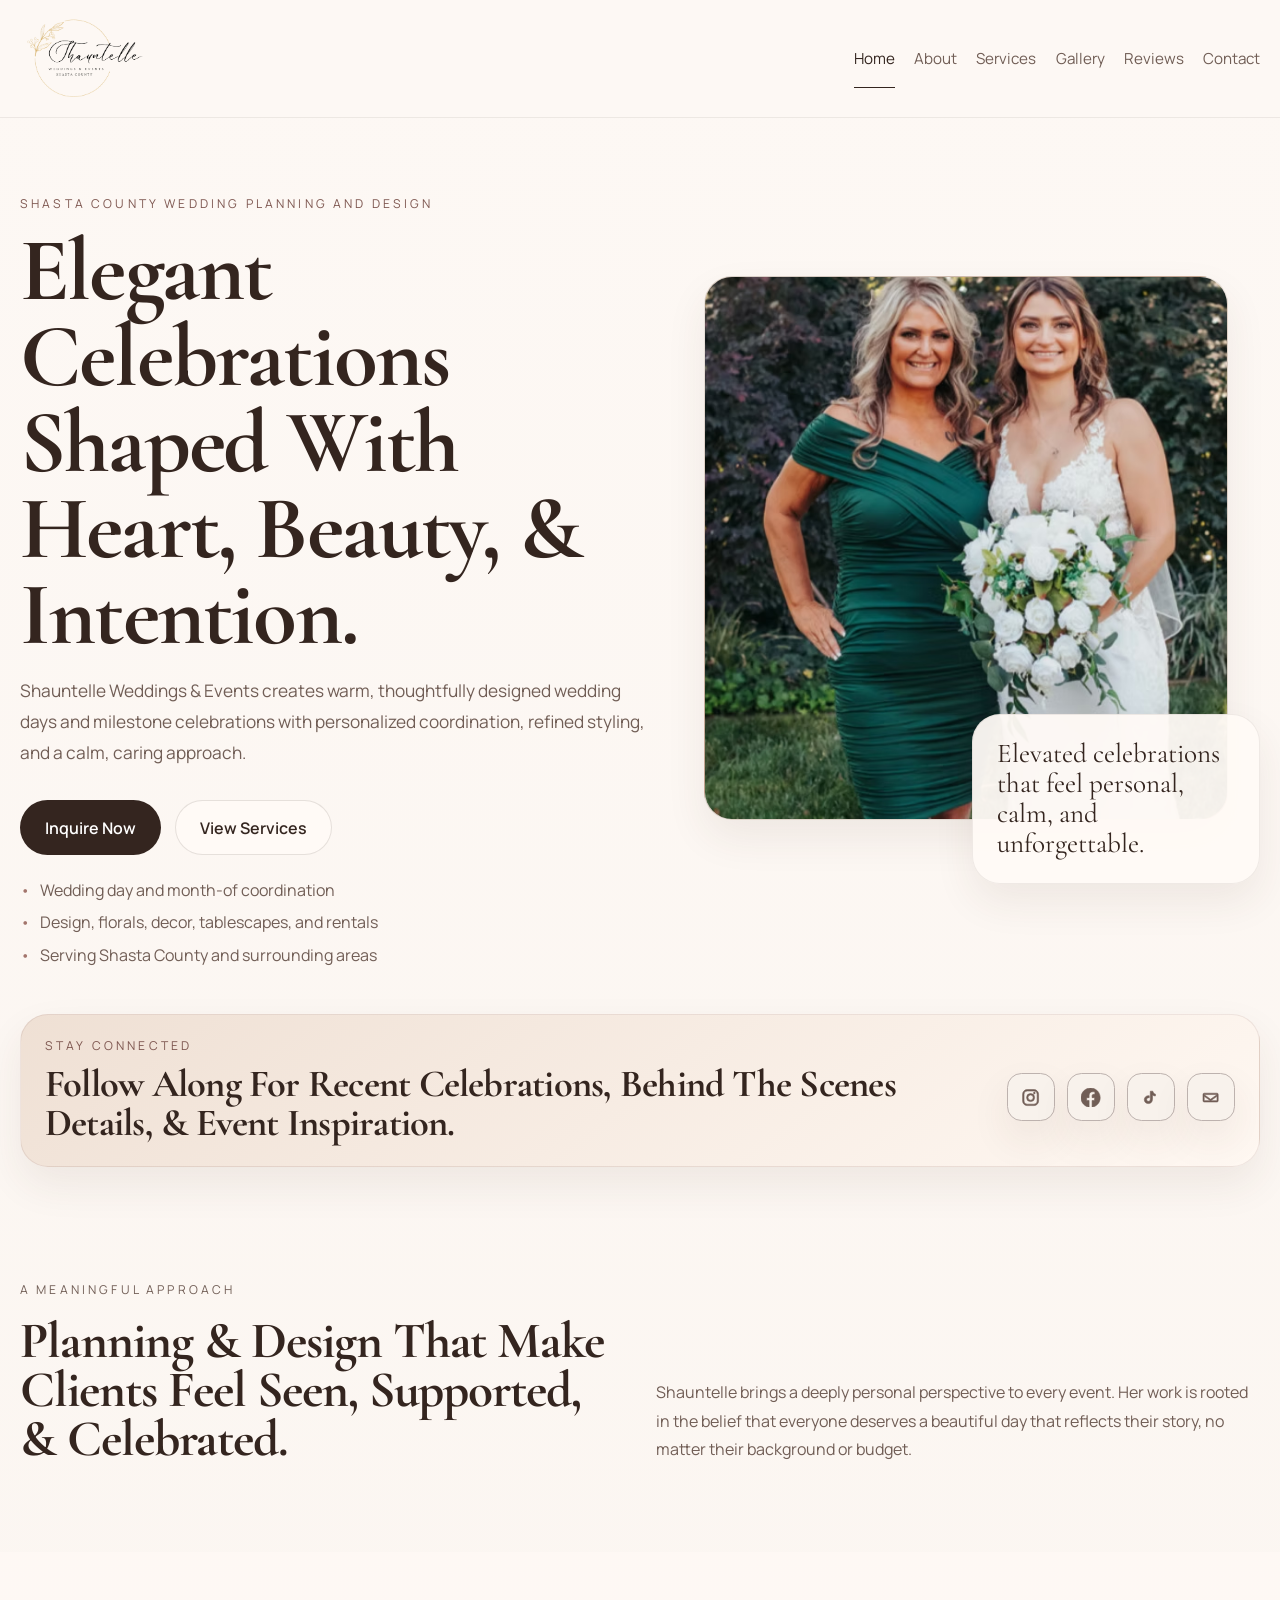
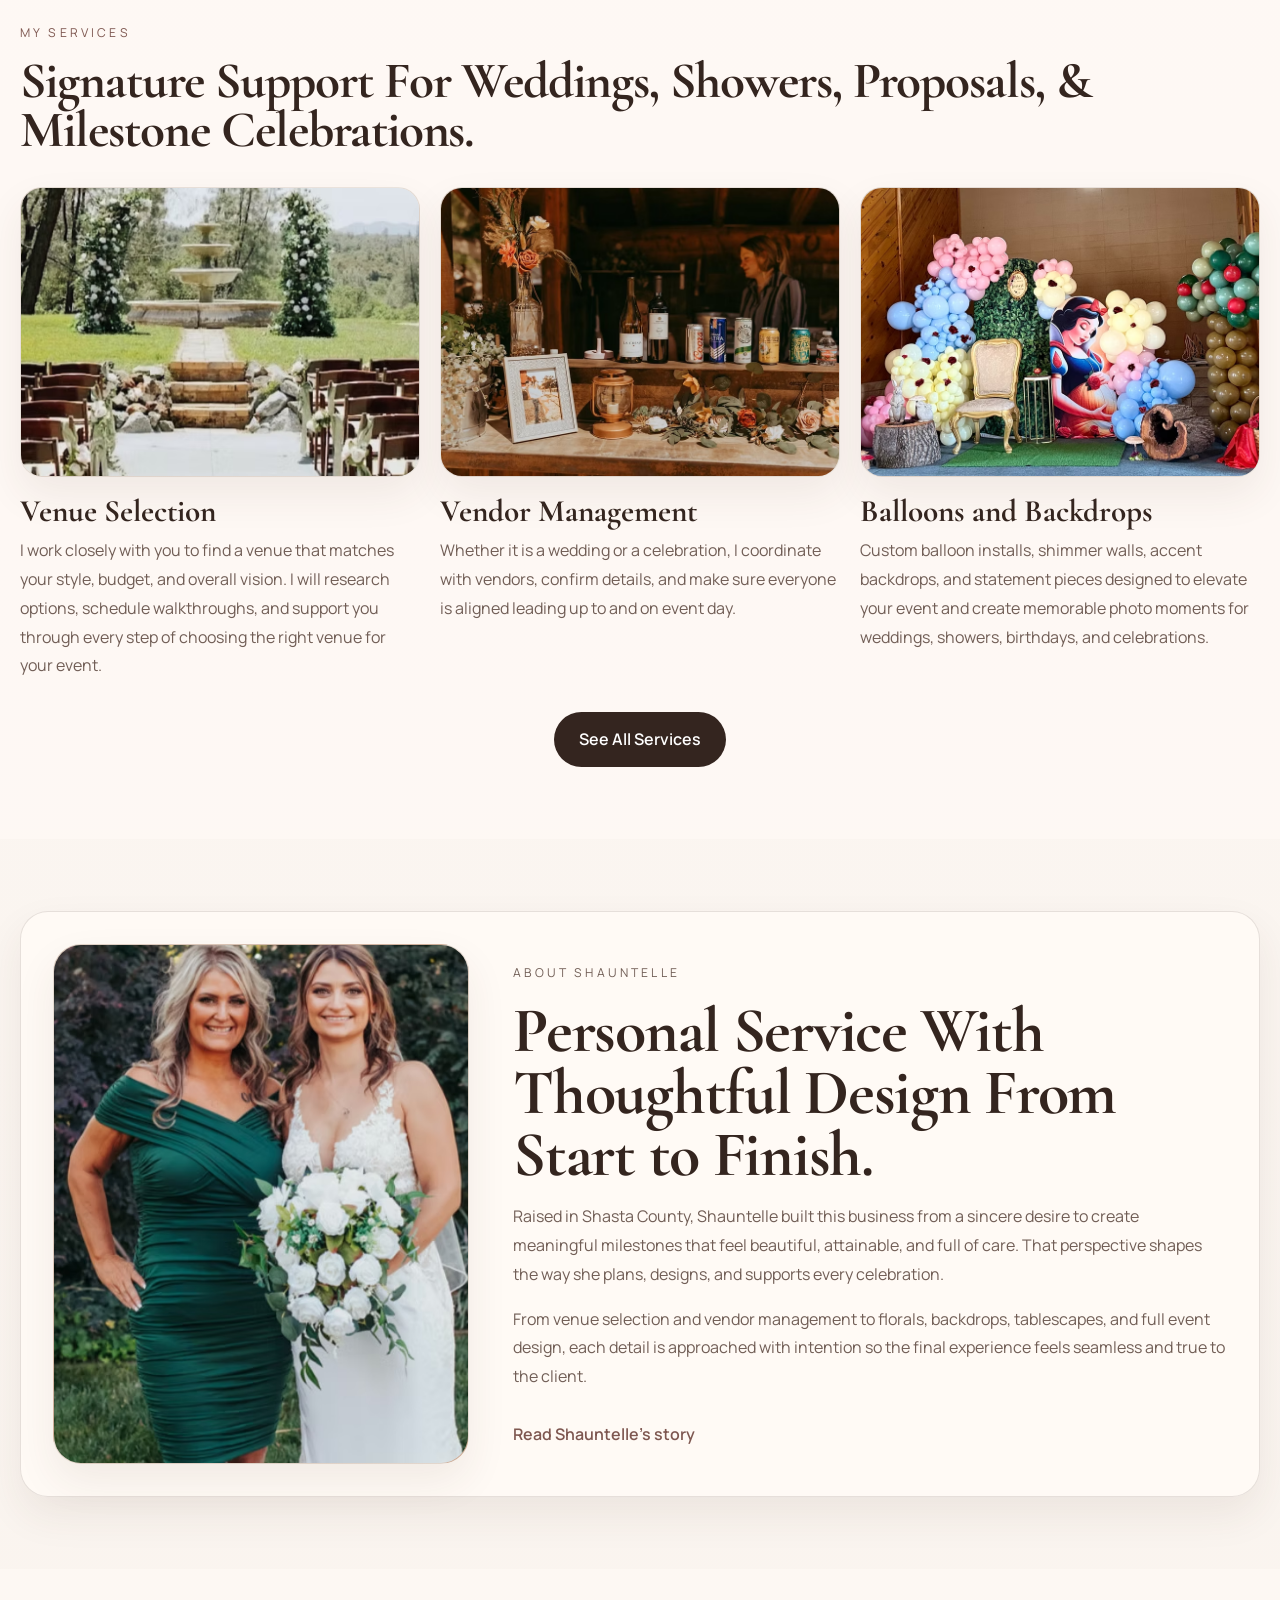
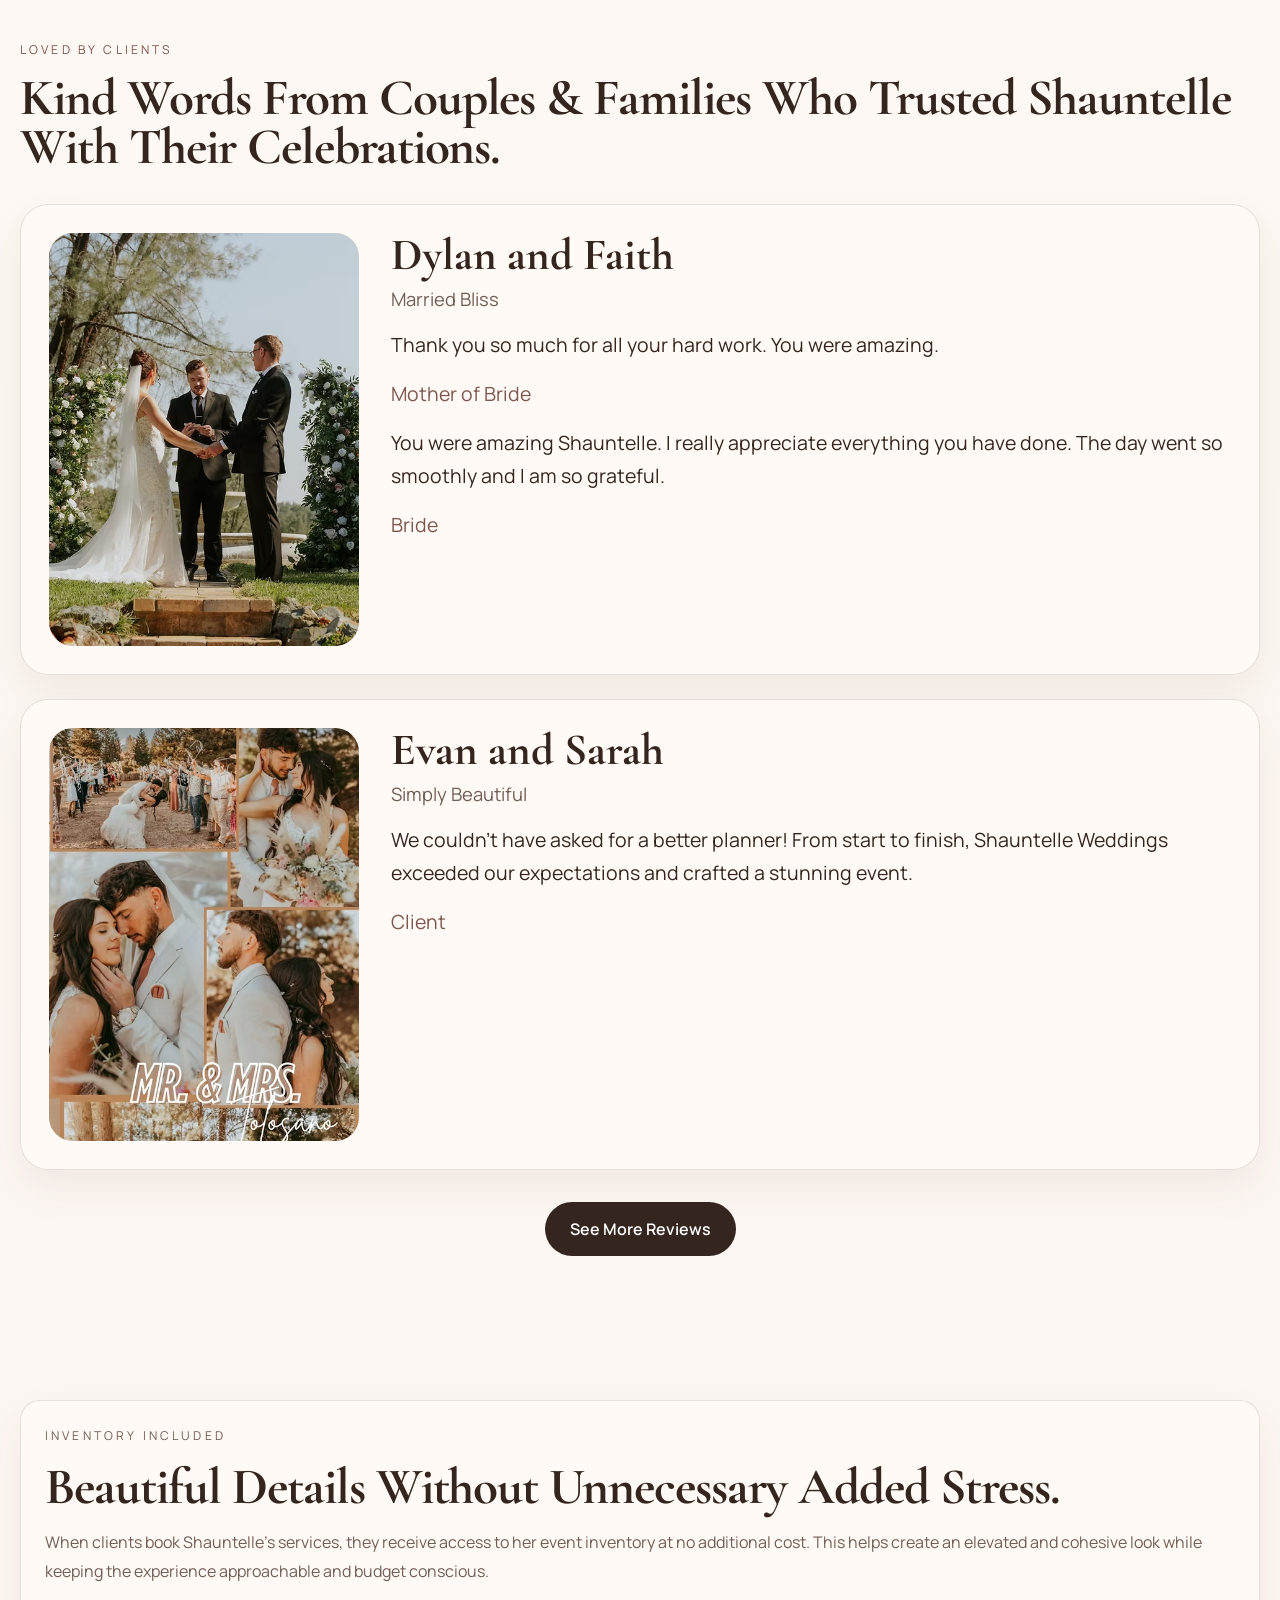
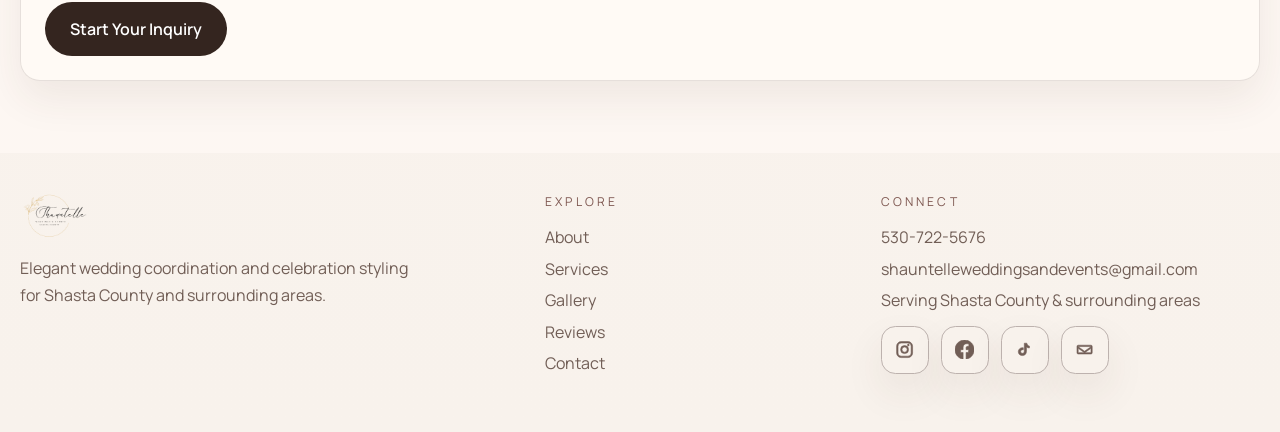
<file: index.html>
<!DOCTYPE html>
<html lang="en">
  <head>
    <meta charset="UTF-8" />
    <meta name="viewport" content="width=device-width, initial-scale=1.0" />
<!-- SEO + social sharing -->
<meta name="robots" content="index, follow" />
<meta name="theme-color" content="#f8f2ec" />
<link rel="canonical" href="https://shauntelleweddingsandevents.com/" />
<meta property="og:site_name" content="Shauntelle Weddings &amp; Events" />
<meta property="og:title" content="Shauntelle Weddings & Events | Wedding Planning in Shasta County" />
<meta property="og:description" content="Elegant wedding coordination, event design, florals, décor, and celebrations by Shauntelle Weddings & Events in Shasta County and surrounding areas." />
<meta property="og:type" content="website" />
<meta property="og:url" content="https://shauntelleweddingsandevents.com/" />
<meta property="og:image" content="https://shauntelleweddingsandevents.com/assets/social-preview.png" />
<meta property="og:image:alt" content="Shauntelle Weddings & Events preview image" />
<meta property="og:image:width" content="1500" />
<meta property="og:image:height" content="500" />
<meta name="twitter:card" content="summary_large_image" />
<meta name="twitter:title" content="Shauntelle Weddings & Events | Wedding Planning in Shasta County" />
<meta name="twitter:description" content="Elegant wedding coordination, event design, florals, décor, and celebrations by Shauntelle Weddings & Events in Shasta County and surrounding areas." />
<meta name="twitter:image" content="https://shauntelleweddingsandevents.com/assets/social-preview.png" />
    <title>Shauntelle Weddings & Events | Wedding Planning in Shasta County</title>
    <meta
      name="description"
      content="Elegant wedding coordination, event design, florals, décor, and celebrations by Shauntelle Weddings & Events in Shasta County and surrounding areas."
    />
    <link rel="preconnect" href="https://fonts.googleapis.com" />
    <link rel="preconnect" href="https://fonts.gstatic.com" crossorigin />
    <link
      href="https://fonts.googleapis.com/css2?family=Cormorant+Garamond:wght@400;500;600;700&family=Manrope:wght@400;500;600;700&display=swap"
      rel="stylesheet"
    />
    <link rel="icon" type="image/svg+xml" href="/assets/favicon.svg" />
    <link rel="apple-touch-icon" href="/assets/favicon.svg" />
    <link rel="stylesheet" href="styles.css" />
  <!-- Structured data -->
<script type="application/ld+json">
{
  "@context": "https://schema.org",
  "@type": "LocalBusiness",
  "name": "Shauntelle Weddings & Events",
  "url": "https://shauntelleweddingsandevents.com/",
  "image": "https://shauntelleweddingsandevents.com/assets/og-logo-preview.svg",
  "telephone": "+1-530-722-5676",
  "email": "shauntelleweddingsandevents@gmail.com",
  "description": "Wedding planning, event coordination, florals, backdrops, tablescapes, and celebration styling in Shasta County and surrounding areas.",
  "areaServed": "Shasta County"
}
</script>
  </head>
  <body data-page="home">
    <div class="site-shell">
      <div data-include="partials/header.html"></div>

<main>
  <section class="hero-section">
    <div class="container hero-grid">
      <div class="hero-copy">
        <p class="eyebrow">Shasta County Wedding Planning and Design</p>
        <h1>Elegant Celebrations Shaped With Heart, Beauty, & Intention.</h1>
        <p class="lead">
          Shauntelle Weddings &amp; Events creates warm, thoughtfully designed wedding days and milestone celebrations
          with personalized coordination, refined styling, and a calm, caring approach.
        </p>
        <div class="button-row">
          <a class="btn btn-primary" href="contact.html">Inquire Now</a>
          <a class="btn btn-secondary" href="services.html">View Services</a>
        </div>
        <ul class="hero-notes">
          <li>Wedding day and month-of coordination</li>
          <li>Design, florals, decor, tablescapes, and rentals</li>
          <li>Serving Shasta County and surrounding areas</li>
        </ul>
      </div>
      <div class="hero-visual">
        <div class="photo-stack">
          <div class="photo-card tall soft-glow main-photo-card">
            <img src="assets/Shauntelle-Weddings-Main.avif" alt="Shauntelle Weddings and Events featured celebration design" fetchpriority="high" decoding="async"  loading="lazy" decoding="async" />
          </div>
          <div class="photo-card accent-card">
            <p>Elevated celebrations that feel personal, calm, and unforgettable.</p>
          </div>
        </div>
      </div>
    </div>
  </section>

<section class="social-band-section">
  <div class="container">
    <div class="social-band">
      <div class="social-band-copy">
        <p class="eyebrow">Stay Connected</p>
        <h2>Follow Along For Recent Celebrations, Behind The Scenes Details, &amp; Event Inspiration.</h2>
      </div>
      <div class="social-links-band-wrap">
        <div data-include="partials/social-icons.html"></div>
      </div>
    </div>
  </div>
</section>

  <section class="section">
    <div class="container two-column-intro">
      <div>
        <p class="eyebrow">A meaningful approach</p>
        <h2>Planning & Design That Make Clients Feel Seen, Supported, & Celebrated.</h2>
      </div>
      <div>
        <p>
          Shauntelle brings a deeply personal perspective to every event. Her work is rooted in the belief that
          everyone deserves a beautiful day that reflects their story, no matter their background or budget.
        </p>
      </div>
    </div>
  </section>

  <section class="section section-soft">
    <div class="container">
      <div class="section-heading">
        <p class="eyebrow">My Services</p>
        <h2>Signature Support For Weddings, Showers, Proposals, & Milestone Celebrations.</h2>
      </div>
      <div class="card-grid three-up service-preview-grid">
        <article class="service-card compact">
          <img src="assets/Venue-Selection.avif" alt="Venue Selection"  loading="lazy" decoding="async" />
          <div class="service-card-copy">
            <h3>Venue Selection</h3>
            <p>I work closely with you to find a venue that matches your style, budget, and overall vision. I will research options, schedule walkthroughs, and support you through every step of choosing the right venue for your event.</p>
          </div>
        </article>
        <article class="service-card compact">
          <img src="assets/Vendor-Management.avif" alt="Vendor Management"  loading="lazy" decoding="async" />
          <div class="service-card-copy">
            <h3>Vendor Management</h3>
            <p>Whether it is a wedding or a celebration, I coordinate with vendors, confirm details, and make sure everyone is aligned leading up to and on event day.</p>
          </div>
        </article>
        <article class="service-card compact">
          <img src="assets/Balloons-and-Backdrops.avif" alt="Balloons and Backdrops"  loading="lazy" decoding="async" />
          <div class="service-card-copy">
            <h3>Balloons and Backdrops</h3>
            <p>Custom balloon installs, shimmer walls, accent backdrops, and statement pieces designed to elevate your event and create memorable photo moments for weddings, showers, birthdays, and celebrations.</p>
          </div>
        </article>
      </div>
      <div class="section-actions">
        <a class="btn btn-primary" href="services.html">See All Services</a>
      </div>
    </div>
  </section>

  <section class="section">
  <div class="container">
    <div class="feature-story-card">
      <div class="feature-story-media">
        <div class="feature-story-frame">
          <img src="assets/Shauntelle-Weddings-Main.avif" alt="Wedding setup by Shauntelle Weddings and Events" loading="lazy" decoding="async" />
        </div>
      </div>
      <div class="feature-story-copy long-form">
        <p class="eyebrow">About Shauntelle</p>
        <h2>Personal Service With Thoughtful Design From Start to Finish.</h2>
        <p>
          Raised in Shasta County, Shauntelle built this business from a sincere desire to create meaningful
          milestones that feel beautiful, attainable, and full of care. That perspective shapes the way she plans,
          designs, and supports every celebration.
        </p>
        <p>
          From venue selection and vendor management to florals, backdrops, tablescapes, and full event design,
          each detail is approached with intention so the final experience feels seamless and true to the client.
        </p>
        <a class="text-link" href="about.html">Read Shauntelle’s story</a>
      </div>
    </div>
  </div>
</section>

  <section class="section testimonial-preview-section section-soft">
    <div class="container">
      <div class="section-heading">
        <p class="eyebrow">Loved by Clients</p>
        <h2>Kind Words From Couples & Families Who Trusted Shauntelle With Their Celebrations.</h2>
      </div>
      <div class="review-list review-list-preview">
        <article class="review-card">
          <div class="review-image-wrap">
            <img src="assets/reviews/Dylan-Faith.avif" alt="Review photo placeholder"  loading="lazy" decoding="async" />
          </div>
          <div class="review-copy">
            <div class="review-head">
              <div>
                <h3>Dylan and Faith</h3>
                <p class="review-subtitle">Married Bliss</p>
              </div>
            </div>
            <div class="review-quote-block">
              <p>Thank you so much for all your hard work. You were amazing.</p>
              <p class="quote-author">Mother of Bride</p>
              <p>You were amazing Shauntelle. I really appreciate everything you have done. The day went so smoothly and I am so grateful.</p>
              <p class="quote-author">Bride</p>
            </div>
          </div>
        </article>

        <article class="review-card">
          <div class="review-image-wrap">
            <img src="assets/reviews/Evan-Sarah.jpg" alt="Review photo placeholder"  loading="lazy" decoding="async" />
          </div>
          <div class="review-copy">
            <div class="review-head">
              <div>
                <h3>Evan and Sarah</h3>
                <p class="review-subtitle">Simply Beautiful</p>
              </div>
            </div>
            <div class="review-quote-block">
              <p>We couldn't have asked for a better planner! From start to finish, Shauntelle Weddings exceeded our expectations and crafted a stunning event.</p>
              <p class="quote-author">Client</p>
            </div>
          </div>
        </article>
      </div>
      <div class="section-actions">
        <a class="btn btn-primary" href="reviews.html">See More Reviews</a>
      </div>
    </div>
  </section>

  <section class="section section-soft">
    <div class="container note-panel">
      <p class="eyebrow">Inventory included</p>
      <h2>Beautiful Details Without Unnecessary Added Stress.</h2>
      <p>
        When clients book Shauntelle’s services, they receive access to her event inventory at no additional cost.
        This helps create an elevated and cohesive look while keeping the experience approachable and budget conscious.
      </p>
      <a class="btn btn-primary" href="contact.html">Start Your Inquiry</a>
    </div>
  </section>
</main>

      <div data-include="partials/footer.html"></div>
    </div>

    <script src="script.js"></script>
  </body>
</html>
</file>
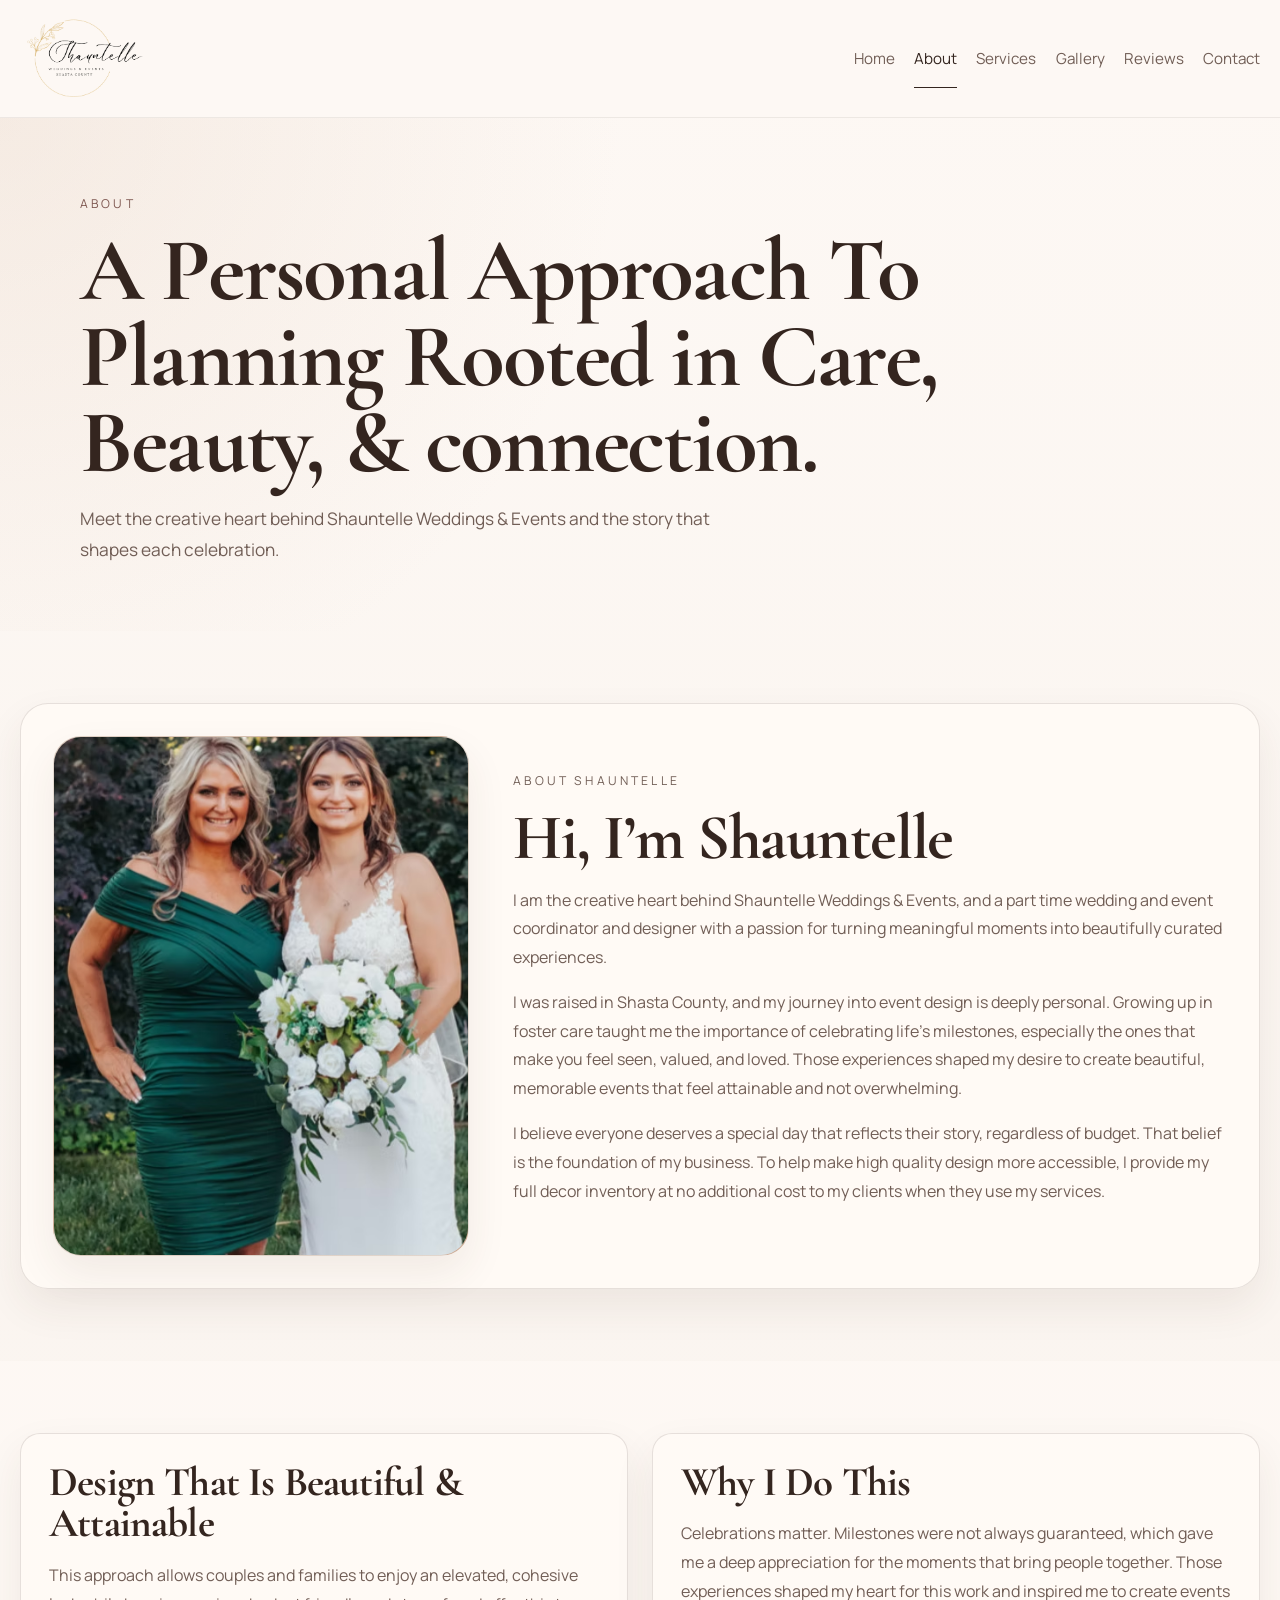
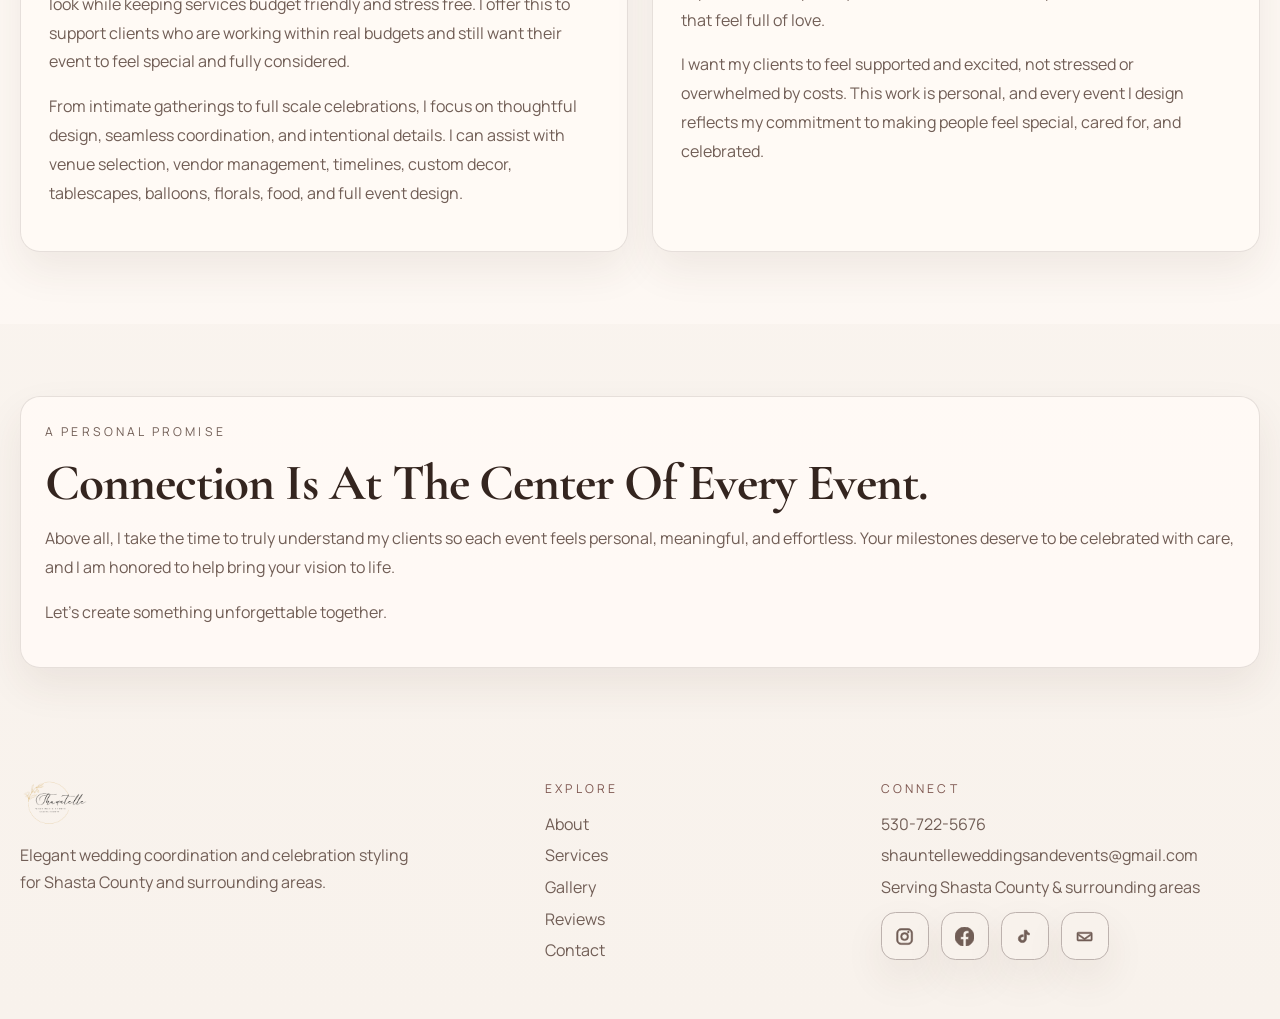
<file: about.html>
<!DOCTYPE html>
<html lang="en">
  <head>
    <meta charset="UTF-8" />
    <meta name="viewport" content="width=device-width, initial-scale=1.0" />
<!-- SEO + social sharing -->
<meta name="robots" content="index, follow" />
<meta name="theme-color" content="#f8f2ec" />
<link rel="canonical" href="https://shauntelleweddingsandevents.com/about.html" />
<meta property="og:site_name" content="Shauntelle Weddings &amp; Events" />
<meta property="og:title" content="Shauntelle Weddings & Events | Wedding Planning in Shasta County" />
<meta property="og:description" content="Elegant wedding coordination, event design, florals, décor, and celebrations by Shauntelle Weddings & Events in Shasta County and surrounding areas." />
<meta property="og:type" content="website" />
<meta property="og:url" content="https://shauntelleweddingsandevents.com/" />
<meta property="og:image" content="https://shauntelleweddingsandevents.com/assets/social-preview.png" />
<meta property="og:image:alt" content="Shauntelle Weddings & Events preview image" />
<meta property="og:image:width" content="1500" />
<meta property="og:image:height" content="500" />
<meta name="twitter:card" content="summary_large_image" />
<meta name="twitter:title" content="Shauntelle Weddings & Events | Wedding Planning in Shasta County" />
<meta name="twitter:description" content="Elegant wedding coordination, event design, florals, décor, and celebrations by Shauntelle Weddings & Events in Shasta County and surrounding areas." />
<meta name="twitter:image" content="https://shauntelleweddingsandevents.com/assets/social-preview.png" />
    <title>About | Shauntelle Weddings & Events</title>
    <meta
      name="description"
      content="Learn more about Shauntelle, her story, and her approach to thoughtful wedding and event planning."
    />
    <link rel="preconnect" href="https://fonts.googleapis.com" />
    <link rel="preconnect" href="https://fonts.gstatic.com" crossorigin />
    <link
      href="https://fonts.googleapis.com/css2?family=Cormorant+Garamond:wght@400;500;600;700&family=Manrope:wght@400;500;600;700&display=swap"
      rel="stylesheet"
    />
    <link rel="icon" type="image/png" sizes="32x32" href="/assets/favicon-32.png" />
    <link rel="icon" type="image/svg+xml" href="/assets/favicon.svg" />
    <link rel="shortcut icon" href="/assets/favicon-32.png" />
    <link rel="apple-touch-icon" sizes="180x180" href="/assets/apple-touch-icon.png" />
    <link rel="stylesheet" href="styles.css" />
  </head>
  <body data-page="about">
    <div class="site-shell">
      <div data-include="partials/header.html"></div>

<main>
  <section class="page-hero page-hero-light">
    <div class="container hero-wide">
      <p class="eyebrow">About</p>
      <h1>A Personal Approach To Planning Rooted in Care, Beauty, & connection.</h1>
      <p class="lead">
        Meet the creative heart behind Shauntelle Weddings &amp; Events and the story that shapes each celebration.
      </p>
    </div>
  </section>

  <section class="section">
  <div class="container">
    <div class="feature-story-card">
      <div class="feature-story-media">
        <div class="feature-story-frame">
          <img src="assets/Shauntelle-Weddings-Main.avif" alt="Shauntelle Weddings and Events featured setup" loading="eager" fetchpriority="high" decoding="async" />
        </div>
      </div>
      <div class="feature-story-copy long-form">
        <p class="eyebrow">About Shauntelle</p>
        <h2>Hi, I’m Shauntelle</h2>
        <p>
          I am the creative heart behind Shauntelle Weddings &amp; Events, and a part time wedding and event
          coordinator and designer with a passion for turning meaningful moments into beautifully curated experiences.
        </p>
        <p>
          I was raised in Shasta County, and my journey into event design is deeply personal. Growing up in foster
          care taught me the importance of celebrating life’s milestones, especially the ones that make you feel seen,
          valued, and loved. Those experiences shaped my desire to create beautiful, memorable events that feel
          attainable and not overwhelming.
        </p>
        <p>
          I believe everyone deserves a special day that reflects their story, regardless of budget. That belief is
          the foundation of my business. To help make high quality design more accessible, I provide my full decor
          inventory at no additional cost to my clients when they use my services.
        </p>
      </div>
    </div>
  </div>
</section>

  <section class="section section-soft">
    <div class="container two-column-story">
      <div class="story-panel">
        <h2>Design That Is Beautiful & Attainable</h2>
        <p>
          This approach allows couples and families to enjoy an elevated, cohesive look while keeping services budget
          friendly and stress free. I offer this to support clients who are working within real budgets and still want
          their event to feel special and fully considered.
        </p>
        <p>
          From intimate gatherings to full scale celebrations, I focus on thoughtful design, seamless coordination,
          and intentional details. I can assist with venue selection, vendor management, timelines, custom decor,
          tablescapes, balloons, florals, food, and full event design.
        </p>
      </div>
      <div class="story-panel">
        <h2>Why I Do This</h2>
        <p>
          Celebrations matter. Milestones were not always guaranteed, which gave me a deep appreciation for the
          moments that bring people together. Those experiences shaped my heart for this work and inspired me to
          create events that feel full of love.
        </p>
        <p>
          I want my clients to feel supported and excited, not stressed or overwhelmed by costs. This work is personal,
          and every event I design reflects my commitment to making people feel special, cared for, and celebrated.
        </p>
      </div>
    </div>
  </section>

  <section class="section">
    <div class="container note-panel">
      <p class="eyebrow">A personal promise</p>
      <h2>Connection Is At The Center Of Every Event.</h2>
      <p>
        Above all, I take the time to truly understand my clients so each event feels personal, meaningful, and
        effortless. Your milestones deserve to be celebrated with care, and I am honored to help bring your vision
        to life.
      </p>
      <p>Let’s create something unforgettable together.</p>
    </div>
  </section>
</main>

      <div data-include="partials/footer.html"></div>
    </div>

    <script src="script.js"></script>
  </body>
</html>
</file>
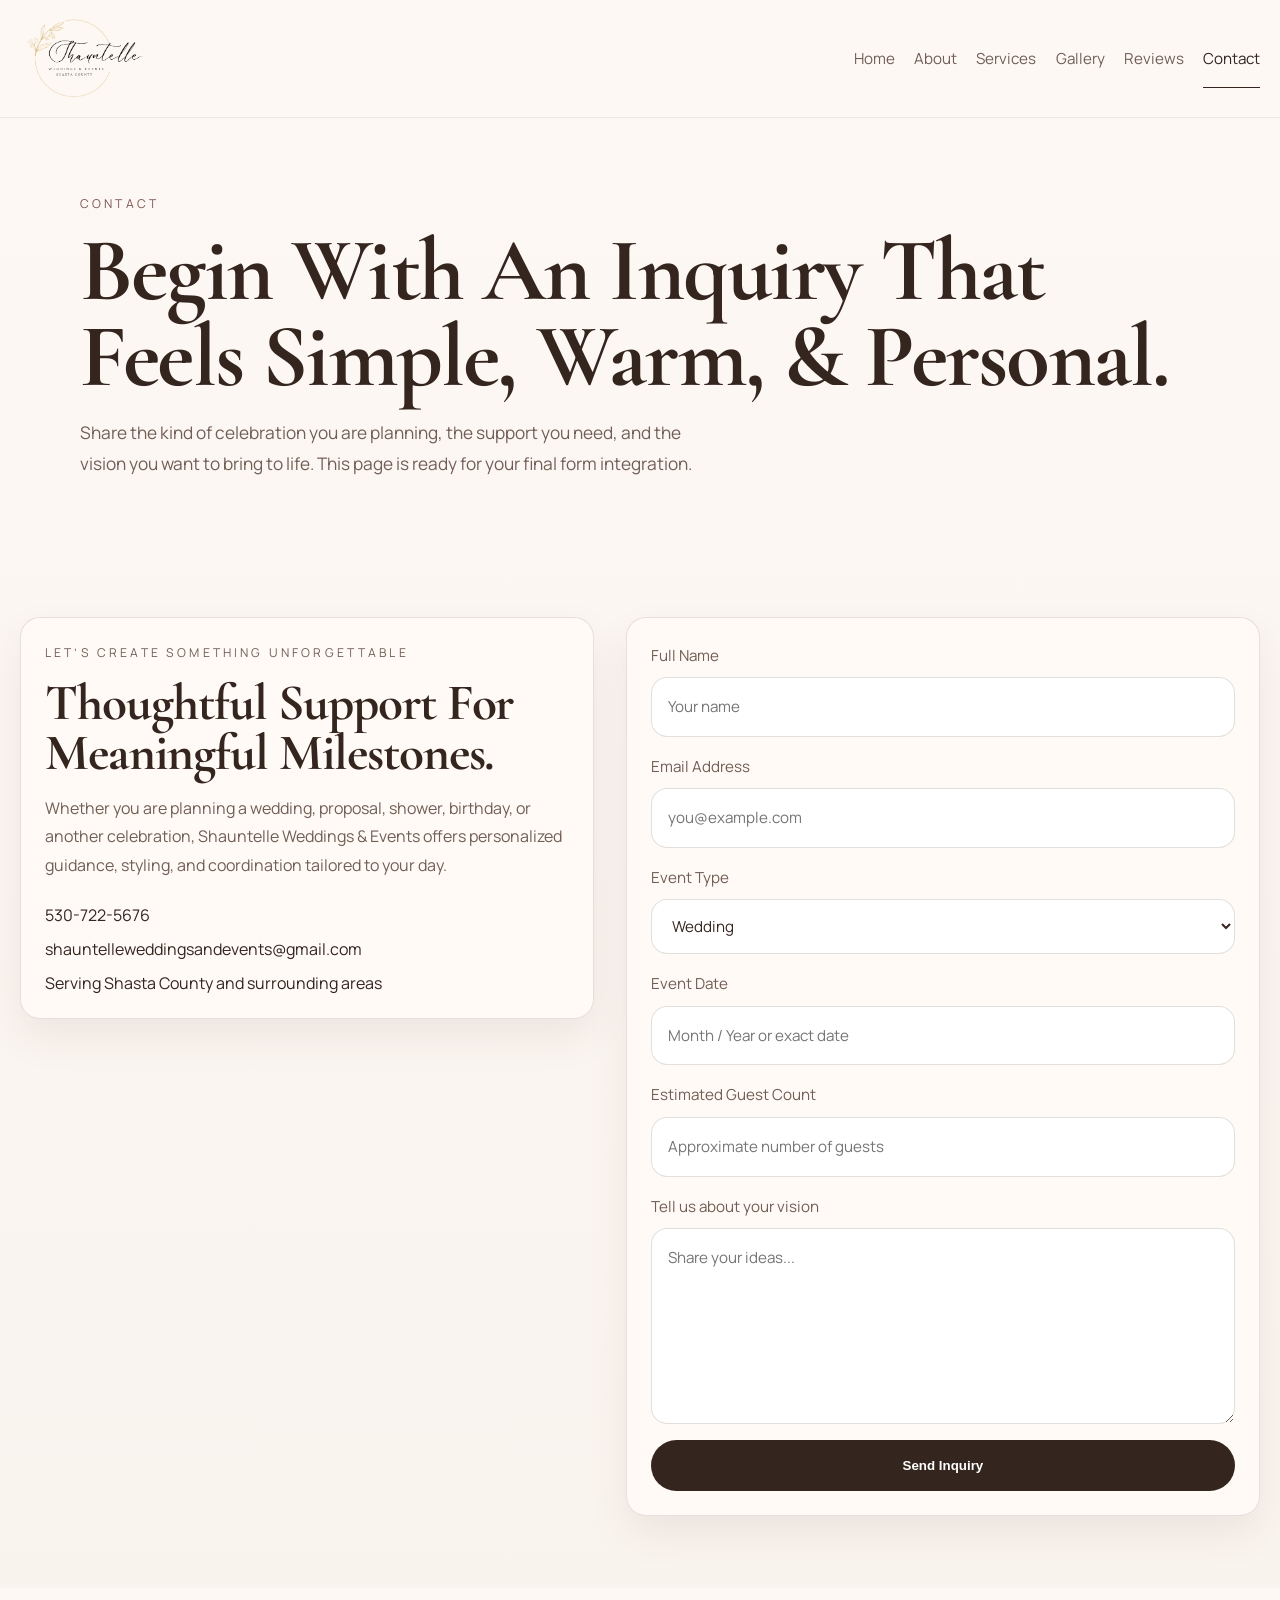
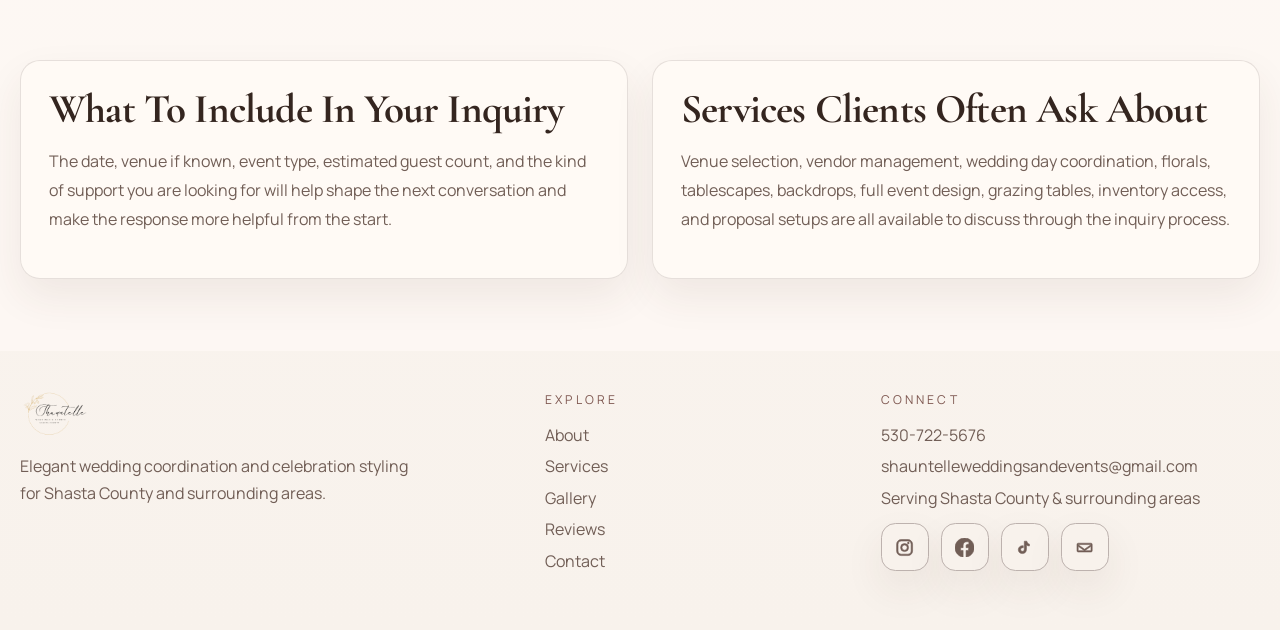
<file: contact.html>
<!DOCTYPE html>
<html lang="en">
  <head>
    <meta charset="UTF-8" />
    <meta name="viewport" content="width=device-width, initial-scale=1.0" />
    <meta name="robots" content="index, follow" />
    <meta name="theme-color" content="#f8f2ec" />
    <link rel="canonical" href="https://shauntelleweddingsandevents.com/contact.html" />
    <meta property="og:site_name" content="Shauntelle Weddings &amp; Events" />
    <meta property="og:title" content="Shauntelle Weddings & Events | Wedding Planning in Shasta County" />
    <meta property="og:description" content="Elegant wedding coordination, event design, florals, décor, and celebrations by Shauntelle Weddings & Events in Shasta County and surrounding areas." />
    <meta property="og:type" content="website" />
    <meta property="og:url" content="https://shauntelleweddingsandevents.com/" />
    <meta property="og:image" content="https://shauntelleweddingsandevents.com/assets/social-preview.png" />
    <meta property="og:image:alt" content="Shauntelle Weddings & Events preview image" />
    <meta property="og:image:width" content="1500" />
    <meta property="og:image:height" content="500" />
    <meta name="twitter:card" content="summary_large_image" />
    <meta name="twitter:title" content="Shauntelle Weddings & Events | Wedding Planning in Shasta County" />
    <meta name="twitter:description" content="Elegant wedding coordination, event design, florals, décor, and celebrations by Shauntelle Weddings & Events in Shasta County and surrounding areas." />
    <meta name="twitter:image" content="https://shauntelleweddingsandevents.com/assets/social-preview.png" />
    <title>Contact | Shauntelle Weddings & Events</title>
    <meta
      name="description"
      content="Contact Shauntelle Weddings & Events to inquire about wedding planning, event coordination, and celebration styling."
    />
    <link rel="preconnect" href="https://fonts.googleapis.com" />
    <link rel="preconnect" href="https://fonts.gstatic.com" crossorigin />
    <link
      href="https://fonts.googleapis.com/css2?family=Cormorant+Garamond:wght@400;500;600;700&family=Manrope:wght@400;500;600;700&display=swap"
      rel="stylesheet"
    />
    <link rel="icon" type="image/png" sizes="32x32" href="/assets/favicon-32.png" />
    <link rel="icon" type="image/svg+xml" href="/assets/favicon.svg" />
    <link rel="shortcut icon" href="/assets/favicon-32.png" />
    <link rel="apple-touch-icon" sizes="180x180" href="/assets/apple-touch-icon.png" />
    <link rel="stylesheet" href="styles.css" />
  </head>
  <body data-page="contact">
    <div class="site-shell">
      <div data-include="partials/header.html"></div>

<main>
  <!--
    PAGE NOTE:
    This contact page is visually complete, but the form still needs a live form endpoint
    before it will deliver inquiries. The recommended low-maintenance option for this static
    website is Formspree.

    To activate the form later:
    1. Create a form in Formspree
    2. Replace REPLACE_WITH_YOUR_FORM_ID in the form action below
    3. Update the _next value if you want a custom thank-you page
  -->
  <section class="page-hero">
    <div class="container hero-wide">
      <p class="eyebrow">Contact</p>
      <h1>Begin With An Inquiry That Feels Simple, Warm, & Personal.</h1>
      <p class="lead">
        Share the kind of celebration you are planning, the support you need, and the vision you want to bring to
        life. This page is ready for your final form integration.
      </p>
    </div>
  </section>

  <section class="section">
    <div class="container contact-grid">
      <div class="contact-panel">
        <p class="eyebrow">Let’s create something unforgettable</p>
        <h2>Thoughtful Support For Meaningful Milestones.</h2>
        <p>
          Whether you are planning a wedding, proposal, shower, birthday, or another celebration, Shauntelle Weddings
          &amp; Events offers personalized guidance, styling, and coordination tailored to your day.
        </p>
        <div class="contact-details">
          <a href="tel:5307225676">530-722-5676</a>
          <a href="mailto:shauntelleweddingsandevents@gmail.com">shauntelleweddingsandevents@gmail.com</a>
          <span>Serving Shasta County and surrounding areas</span>
        </div>
      </div>

      <!--
        FORM INTEGRATION:
        This form is set up for a static-site workflow and is ready for Formspree.
        Replace REPLACE_WITH_YOUR_FORM_ID with the real Formspree endpoint when ready.

        Example:
        action="https://formspree.io/f/abcd1234"
      -->
    <form
      class="contact-form"
      action="https://formspree.io/f/xykbyyvj"
      method="POST"
      accept-charset="UTF-8"
    >

      <!-- Email subject -->
      <input type="hidden" name="_subject" value="New Shauntelle Weddings &amp; Events inquiry" />

      <!-- ✅ PRIMARY REDIRECT -->
      <input type="hidden" name="_next" value="https://shauntelleweddingsandevents.com/thank-you.html" />

      <!-- ✅ FALLBACK (some Formspree setups use this instead) -->
      <input type="hidden" name="_redirect" value="https://shauntelleweddingsandevents.com/thank-you.html" />

      <!-- Spam protection -->
      <input type="text" name="_gotcha" style="display:none" />

      <!-- FORM FIELDS -->
      <label>
        Full Name
        <input type="text" name="name" placeholder="Your name" autocomplete="name" required />
      </label>

      <label>
        Email Address
        <input type="email" name="email" placeholder="you@example.com" autocomplete="email" required />
      </label>

      <label>
        Event Type
        <select name="eventType" required>
          <option>Wedding</option>
          <option>Proposal</option>
          <option>Baby Shower</option>
          <option>Birthday Celebration</option>
          <option>Other Event</option>
        </select>
      </label>

      <label>
        Event Date
        <input type="text" name="eventDate" placeholder="Month / Year or exact date" required />
      </label>

      <label>
        Estimated Guest Count
        <input type="text" name="guestCount" placeholder="Approximate number of guests" />
      </label>

      <label>
        Tell us about your vision
        <textarea name="message" rows="6" placeholder="Share your ideas..." required></textarea>
      </label>

      <button class="btn btn-primary" type="submit">Send Inquiry</button>
    </form>
    </div>
  </section>

  <section class="section section-soft">
    <div class="container two-column-story">
      <div class="story-panel">
        <h2>What To Include In Your Inquiry</h2>
        <p>
          The date, venue if known, event type, estimated guest count, and the kind of support you are looking for
          will help shape the next conversation and make the response more helpful from the start.
        </p>
      </div>
      <div class="story-panel">
        <h2>Services Clients Often Ask About</h2>
        <p>
          Venue selection, vendor management, wedding day coordination, florals, tablescapes, backdrops, full event
          design, grazing tables, inventory access, and proposal setups are all available to discuss through the
          inquiry process.
        </p>
      </div>
    </div>
  </section>
</main>

      <div data-include="partials/footer.html"></div>
    </div>

    <script src="script.js"></script>
  </body>
</html>
</file>
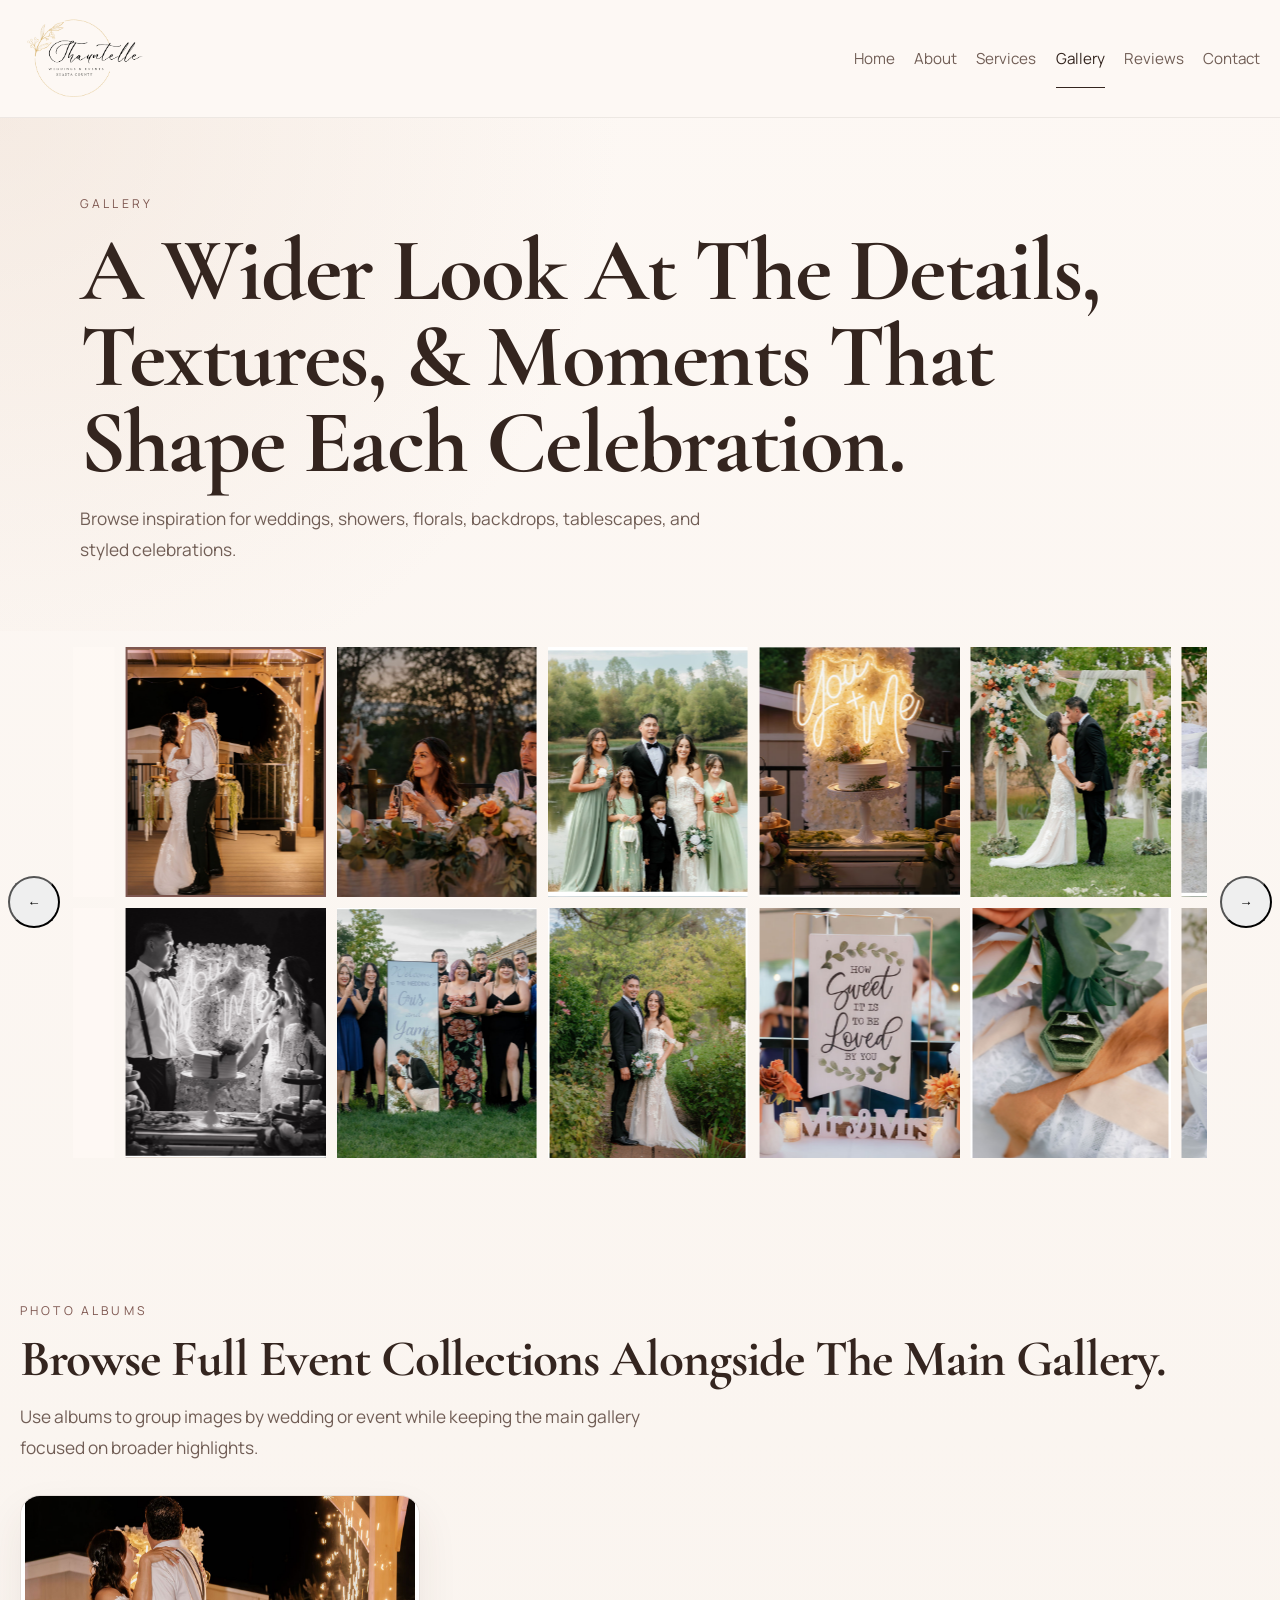
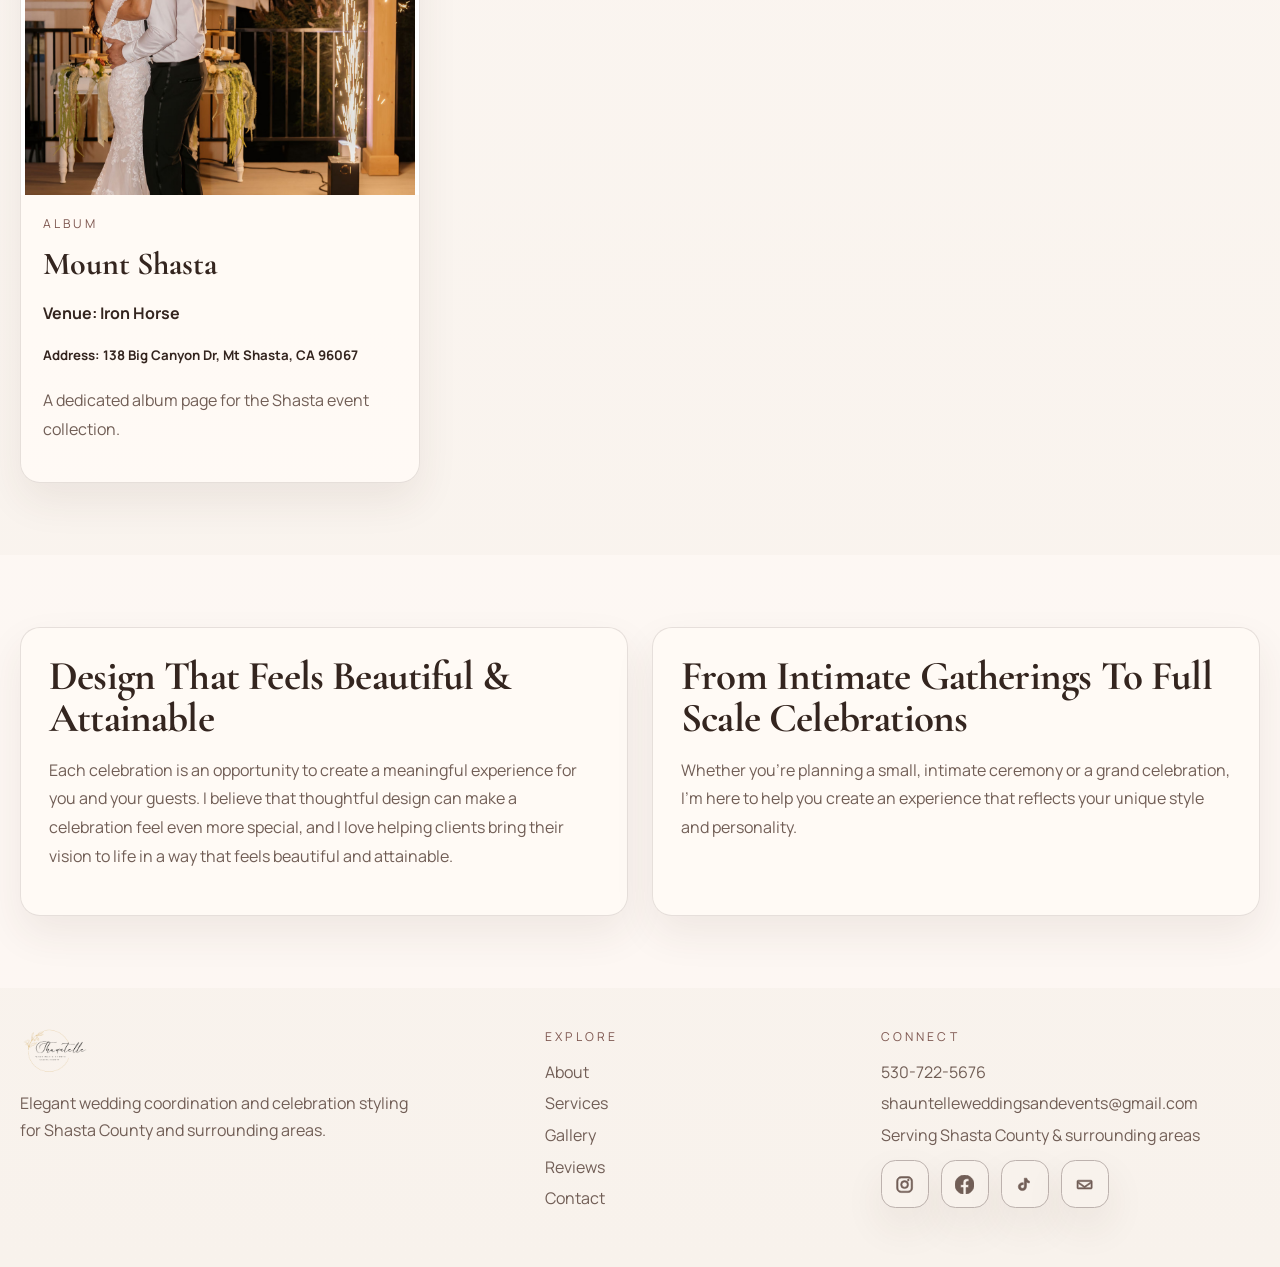
<file: gallery.html>
<!DOCTYPE html>
<html lang="en">
  <head>
    <meta charset="UTF-8" />
    <meta name="viewport" content="width=device-width, initial-scale=1.0" />
<!-- SEO + social sharing -->
<meta name="robots" content="index, follow" />
<meta name="theme-color" content="#f8f2ec" />
<link rel="canonical" href="https://shauntelleweddingsandevents.com/gallery.html" />
<meta property="og:site_name" content="Shauntelle Weddings &amp; Events" />
<meta property="og:title" content="Shauntelle Weddings & Events | Wedding Planning in Shasta County" />
<meta property="og:description" content="Elegant wedding coordination, event design, florals, décor, and celebrations by Shauntelle Weddings & Events in Shasta County and surrounding areas." />
<meta property="og:type" content="website" />
<meta property="og:url" content="https://shauntelleweddingsandevents.com/" />
<meta property="og:image" content="https://shauntelleweddingsandevents.com/assets/social-preview.png" />
<meta property="og:image:alt" content="Shauntelle Weddings & Events preview image" />
<meta property="og:image:width" content="1500" />
<meta property="og:image:height" content="500" />
<meta name="twitter:card" content="summary_large_image" />
<meta name="twitter:title" content="Shauntelle Weddings & Events | Wedding Planning in Shasta County" />
<meta name="twitter:description" content="Elegant wedding coordination, event design, florals, décor, and celebrations by Shauntelle Weddings & Events in Shasta County and surrounding areas." />
<meta name="twitter:image" content="https://shauntelleweddingsandevents.com/assets/social-preview.png" />
    <title>Gallery | Shauntelle Weddings & Events</title>
    <meta
      name="description"
      content="Browse inspiration for weddings, showers, florals, backdrops, tablescapes, and styled celebrations."
    />
    <link rel="preconnect" href="https://fonts.googleapis.com" />
    <link rel="preconnect" href="https://fonts.gstatic.com" crossorigin />
    <link
      href="https://fonts.googleapis.com/css2?family=Cormorant+Garamond:wght@400;500;600;700&family=Manrope:wght@400;500;600;700&display=swap"
      rel="stylesheet"
    />
    <link rel="icon" type="image/svg+xml" href="/assets/favicon.svg" />
    <link rel="apple-touch-icon" href="/assets/favicon.svg" />
    <link rel="stylesheet" href="styles.css" />
  </head>
  <body data-page="gallery">
    <div class="site-shell">
      <div data-include="partials/header.html"></div>

<main>
  <section class="page-hero page-hero-light">
    <div class="container hero-wide">
      <p class="eyebrow">Gallery</p>
      <h1>A Wider Look At The Details, Textures, & Moments That Shape Each Celebration.</h1>
      <p class="lead">
        Browse inspiration for weddings, showers, florals, backdrops, tablescapes, and styled celebrations.
      </p>
    </div>
  </section>

  <section class="section gallery-page-section">
    <div class="gallery-rail-shell" data-gallery-rail>
      <button class="carousel-button gallery-rail-button prev" type="button" aria-label="Previous gallery images" data-gallery-rail-prev>&larr;</button>
      <div class="gallery-rail-window">
        <div class="gallery-rail-grid" data-gallery>
          <button class="gallery-thumb is-active" type="button" data-gallery-thumb data-full="assets/gallery/Shasta/shasta_1.JPG" aria-label="Open Ceremony moment">
              <img src="assets/gallery/Shasta/shasta_1.JPG" alt="Ceremony moment"  loading="lazy" decoding="async" />
            </button>
          <button class="gallery-thumb" type="button" data-gallery-thumb data-full="assets/gallery/Shasta/shasta_2.JPG" aria-label="Open Stationery details">
              <img src="assets/gallery/Shasta/shasta_2.JPG" alt="Stationery details"  loading="lazy" decoding="async" />
            </button>
          <button class="gallery-thumb" type="button" data-gallery-thumb data-full="assets/gallery/Shasta/shasta_3.JPG" aria-label="Open Celebration with pet">
              <img src="assets/gallery/Shasta/shasta_3.JPG" alt="Celebration with pet"  loading="lazy" decoding="async" />
            </button>
          <button class="gallery-thumb" type="button" data-gallery-thumb data-full="assets/gallery/Shasta/shasta_4.JPG" aria-label="Open Outdoor ceremony">
              <img src="assets/gallery/Shasta/shasta_4.JPG" alt="Outdoor ceremony"  loading="lazy" decoding="async" />
            </button>
          <button class="gallery-thumb" type="button" data-gallery-thumb data-full="assets/gallery/Shasta/shasta_5.JPG" aria-label="Open Table styling">
              <img src="assets/gallery/Shasta/shasta_5.JPG" alt="Table styling"  loading="lazy" decoding="async" />
            </button>
          <button class="gallery-thumb" type="button" data-gallery-thumb data-full="assets/gallery/Shasta/shasta_6.JPG" aria-label="Open Bridal portrait">
              <img src="assets/gallery/Shasta/shasta_6.JPG" alt="Bridal portrait"  loading="lazy" decoding="async" />
            </button>
          <button class="gallery-thumb" type="button" data-gallery-thumb data-full="assets/gallery/Shasta/shasta_7.JPG" aria-label="Open Bridal portrait">
              <img src="assets/gallery/Shasta/shasta_7.JPG" alt="Bridal portrait"  loading="lazy" decoding="async" />
            </button>
          <button class="gallery-thumb" type="button" data-gallery-thumb data-full="assets/gallery/Shasta/shasta_8.JPG" aria-label="Open Bridal portrait">
              <img src="assets/gallery/Shasta/shasta_8.JPG" alt="Bridal portrait"  loading="lazy" decoding="async" />
            </button>
          <button class="gallery-thumb" type="button" data-gallery-thumb data-full="assets/gallery/Shasta/shasta_9.JPG" aria-label="Open Bridal portrait">
              <img src="assets/gallery/Shasta/shasta_9.JPG" alt="Bridal portrait"  loading="lazy" decoding="async" />
            </button>
          <button class="gallery-thumb" type="button" data-gallery-thumb data-full="assets/gallery/Shasta/shasta_10.JPG" aria-label="Open Bridal portrait">
              <img src="assets/gallery/Shasta/shasta_10.JPG" alt="Bridal portrait"  loading="lazy" decoding="async" />
            </button>
          <button class="gallery-thumb" type="button" data-gallery-thumb data-full="assets/gallery/Shasta/shasta_11.JPG" aria-label="Open Bridal portrait">
              <img src="assets/gallery/Shasta/shasta_11.JPG" alt="Bridal portrait"  loading="lazy" decoding="async" />
            </button>
          <button class="gallery-thumb" type="button" data-gallery-thumb data-full="assets/gallery/Shasta/shasta_12.JPG" aria-label="Open Bridal portrait">
              <img src="assets/gallery/Shasta/shasta_12.JPG" alt="Bridal portrait"  loading="lazy" decoding="async" />
            </button>
          <button class="gallery-thumb" type="button" data-gallery-thumb data-full="assets/gallery/Shasta/shasta_13.JPG" aria-label="Open Bridal portrait">
              <img src="assets/gallery/Shasta/shasta_13.JPG" alt="Bridal portrait"  loading="lazy" decoding="async" />
            </button>
          <button class="gallery-thumb" type="button" data-gallery-thumb data-full="assets/gallery/Shasta/shasta_14.JPG" aria-label="Open Bridal portrait">
              <img src="assets/gallery/Shasta/shasta_14.JPG" alt="Bridal portrait"  loading="lazy" decoding="async" />
            </button>
          <button class="gallery-thumb" type="button" data-gallery-thumb data-full="assets/gallery/Shasta/shasta_15.JPG" aria-label="Open Bridal portrait">
              <img src="assets/gallery/Shasta/shasta_15.JPG" alt="Bridal portrait"  loading="lazy" decoding="async" />
            </button>
          <button class="gallery-thumb" type="button" data-gallery-thumb data-full="assets/gallery/Shasta/shasta_16.JPG" aria-label="Open Bridal portrait">
              <img src="assets/gallery/Shasta/shasta_16.JPG" alt="Bridal portrait"  loading="lazy" decoding="async" />
            </button>
          <button class="gallery-thumb" type="button" data-gallery-thumb data-full="assets/gallery/Shasta/shasta_17.JPG" aria-label="Open Bridal portrait">
              <img src="assets/gallery/Shasta/shasta_17.JPG" alt="Bridal portrait"  loading="lazy" decoding="async" />
            </button>
          <button class="gallery-thumb" type="button" data-gallery-thumb data-full="assets/gallery/Shasta/shasta_18.JPG" aria-label="Open Bridal portrait">
              <img src="assets/gallery/Shasta/shasta_18.JPG" alt="Bridal portrait"  loading="lazy" decoding="async" />
            </button>
          <button class="gallery-thumb" type="button" data-gallery-thumb data-full="assets/gallery/Shasta/shasta_19.JPG" aria-label="Open Bridal portrait">
              <img src="assets/gallery/Shasta/shasta_19.JPG" alt="Bridal portrait"  loading="lazy" decoding="async" />
            </button>
        </div>
      </div>
      <button class="carousel-button gallery-rail-button next" type="button" aria-label="Next gallery images" data-gallery-rail-next>&rarr;</button>
    </div>
  </section>


<section class="section">
  <div class="container">
    <div class="section-heading">
      <p class="eyebrow">Photo Albums</p>
      <h2>Browse Full Event Collections Alongside The Main Gallery.</h2>
      <p class="lead">
        Use albums to group images by wedding or event while keeping the main gallery focused on broader highlights.
      </p>
    </div>

    <div class="album-grid">
      <!--
        ALBUM CARD SYSTEM
        Duplicate one album-card article to add a new album.
        Then:
        1. create a new folder in /gallery/Album-Name/
        2. copy album-template.html into that folder as index.html
        3. update the href, cover image, title, and description below
        4. add the album URL to sitemap.xml
      -->
      <article class="album-card">
        <a class="album-card-link" href="gallery/Shasta/index.html">
          <div class="album-card-media">
            <img src="assets/gallery/Shasta/shasta_1.JPG" alt="Shasta album cover image" loading="lazy" decoding="async" />
          </div>
          <div class="album-card-body">
            <p class="album-card-label">Album</p>
            <h3>Mount Shasta</h3>
            <h4>Venue: Iron Horse</h4>
            <h5>Address: 138 Big Canyon Dr, Mt Shasta, CA 96067</h5>            
            <p>A dedicated album page for the Shasta event collection.</p>
          </div>
        </a>
      </article>
    </div>
  </div>
</section>

  <section class="section section-soft">

    <div class="container two-column-story">
      <div class="story-panel">
        <h2>Design That Feels Beautiful & Attainable</h2> 
        <p>
          Each celebration is an opportunity to create a meaningful experience for you and your guests. I believe that thoughtful design can make a celebration feel even more special, and I love helping clients bring their vision to life in a way that feels beautiful and attainable.
        </p>
      </div>
      <div class="story-panel">
        <h2>From Intimate Gatherings To Full Scale Celebrations</h2>
        <p>
          Whether you're planning a small, intimate ceremony or a grand celebration, I'm here to help you create an experience that reflects your unique style and personality.
        </p>
      </div>
    </div>

  </section>

  <div class="lightbox" data-lightbox hidden>
    <button class="lightbox-close" type="button" aria-label="Close gallery" data-lightbox-close>&times;</button>
    <button class="lightbox-nav prev" type="button" aria-label="Previous image" data-lightbox-prev>&larr;</button>
    <div class="lightbox-image-wrap">
      <img src="assets/gallery-placeholder.svg" alt="Gallery image" data-lightbox-image  loading="lazy" decoding="async" />
    </div>
    <button class="lightbox-nav next" type="button" aria-label="Next image" data-lightbox-next>&rarr;</button>
  </div>
</main>

      <div data-include="partials/footer.html"></div>
    </div>

    <script src="script.js"></script>
  </body>
</html>
</file>
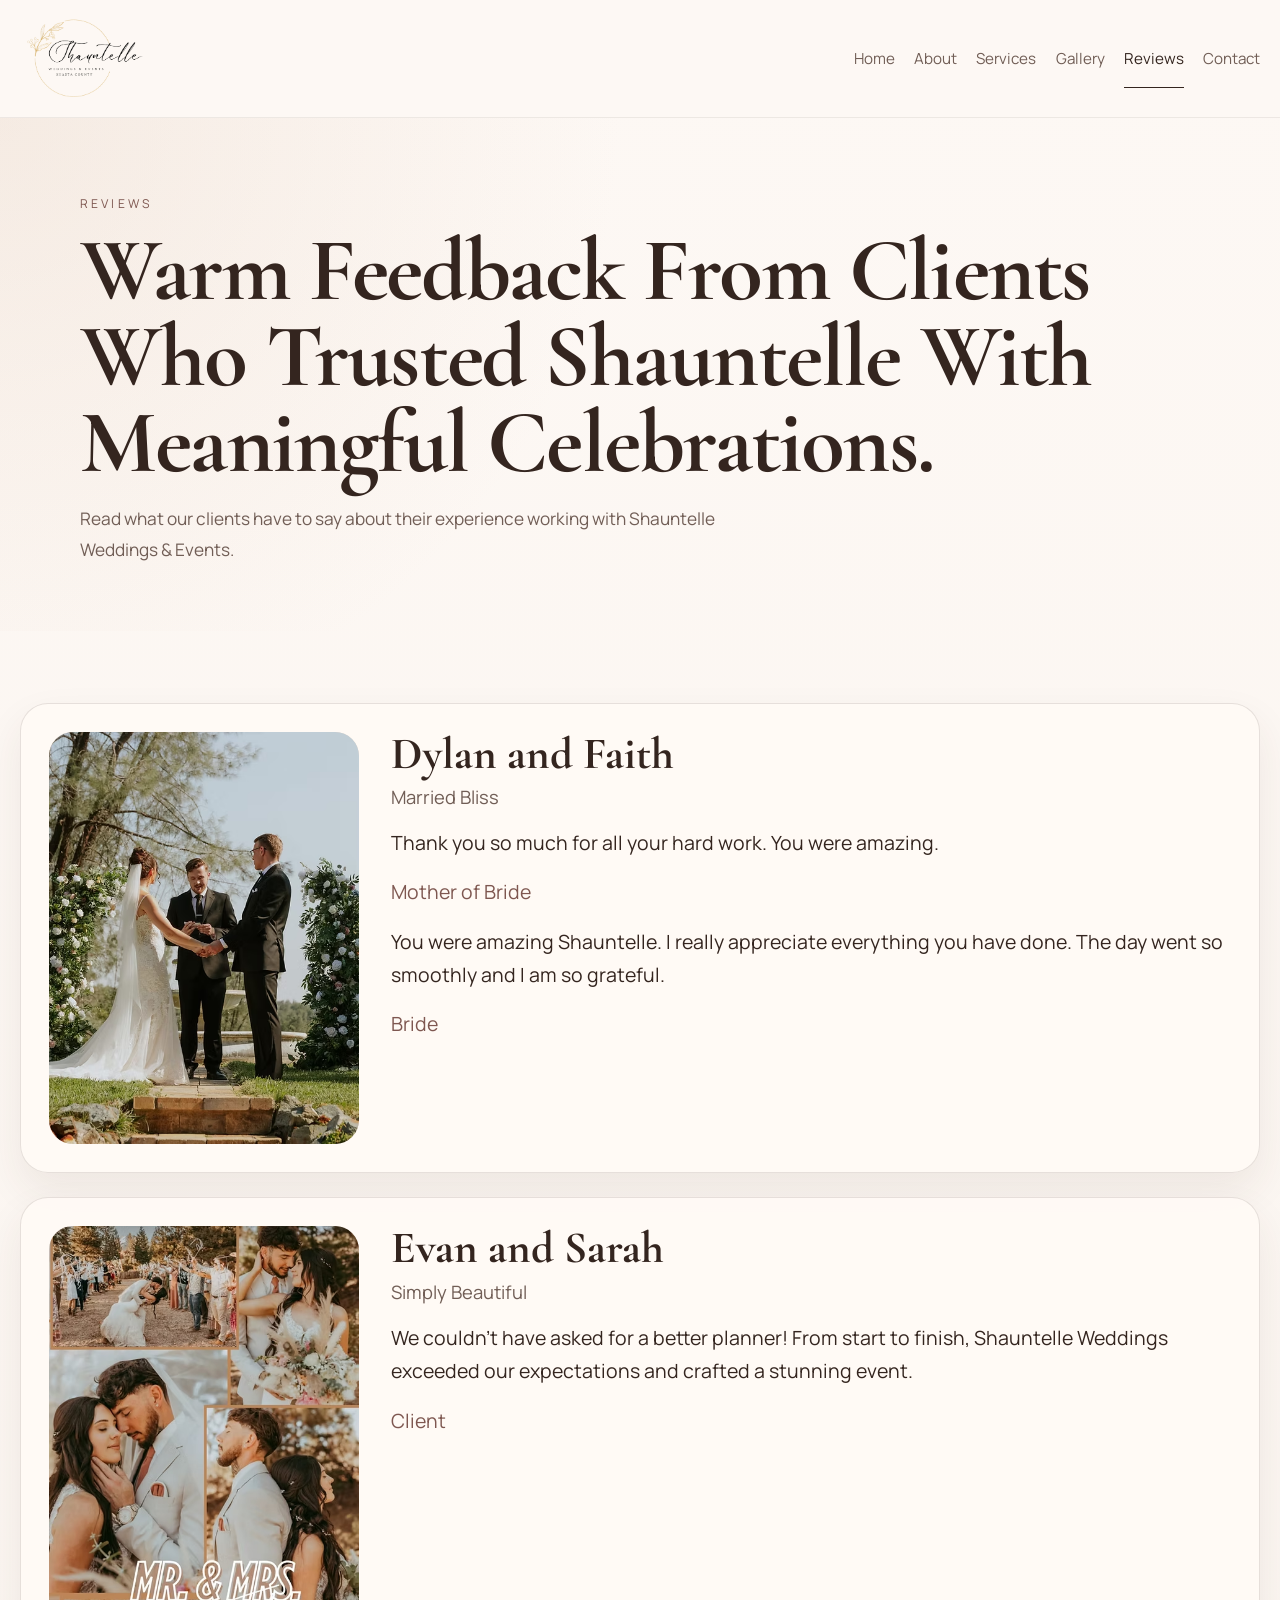
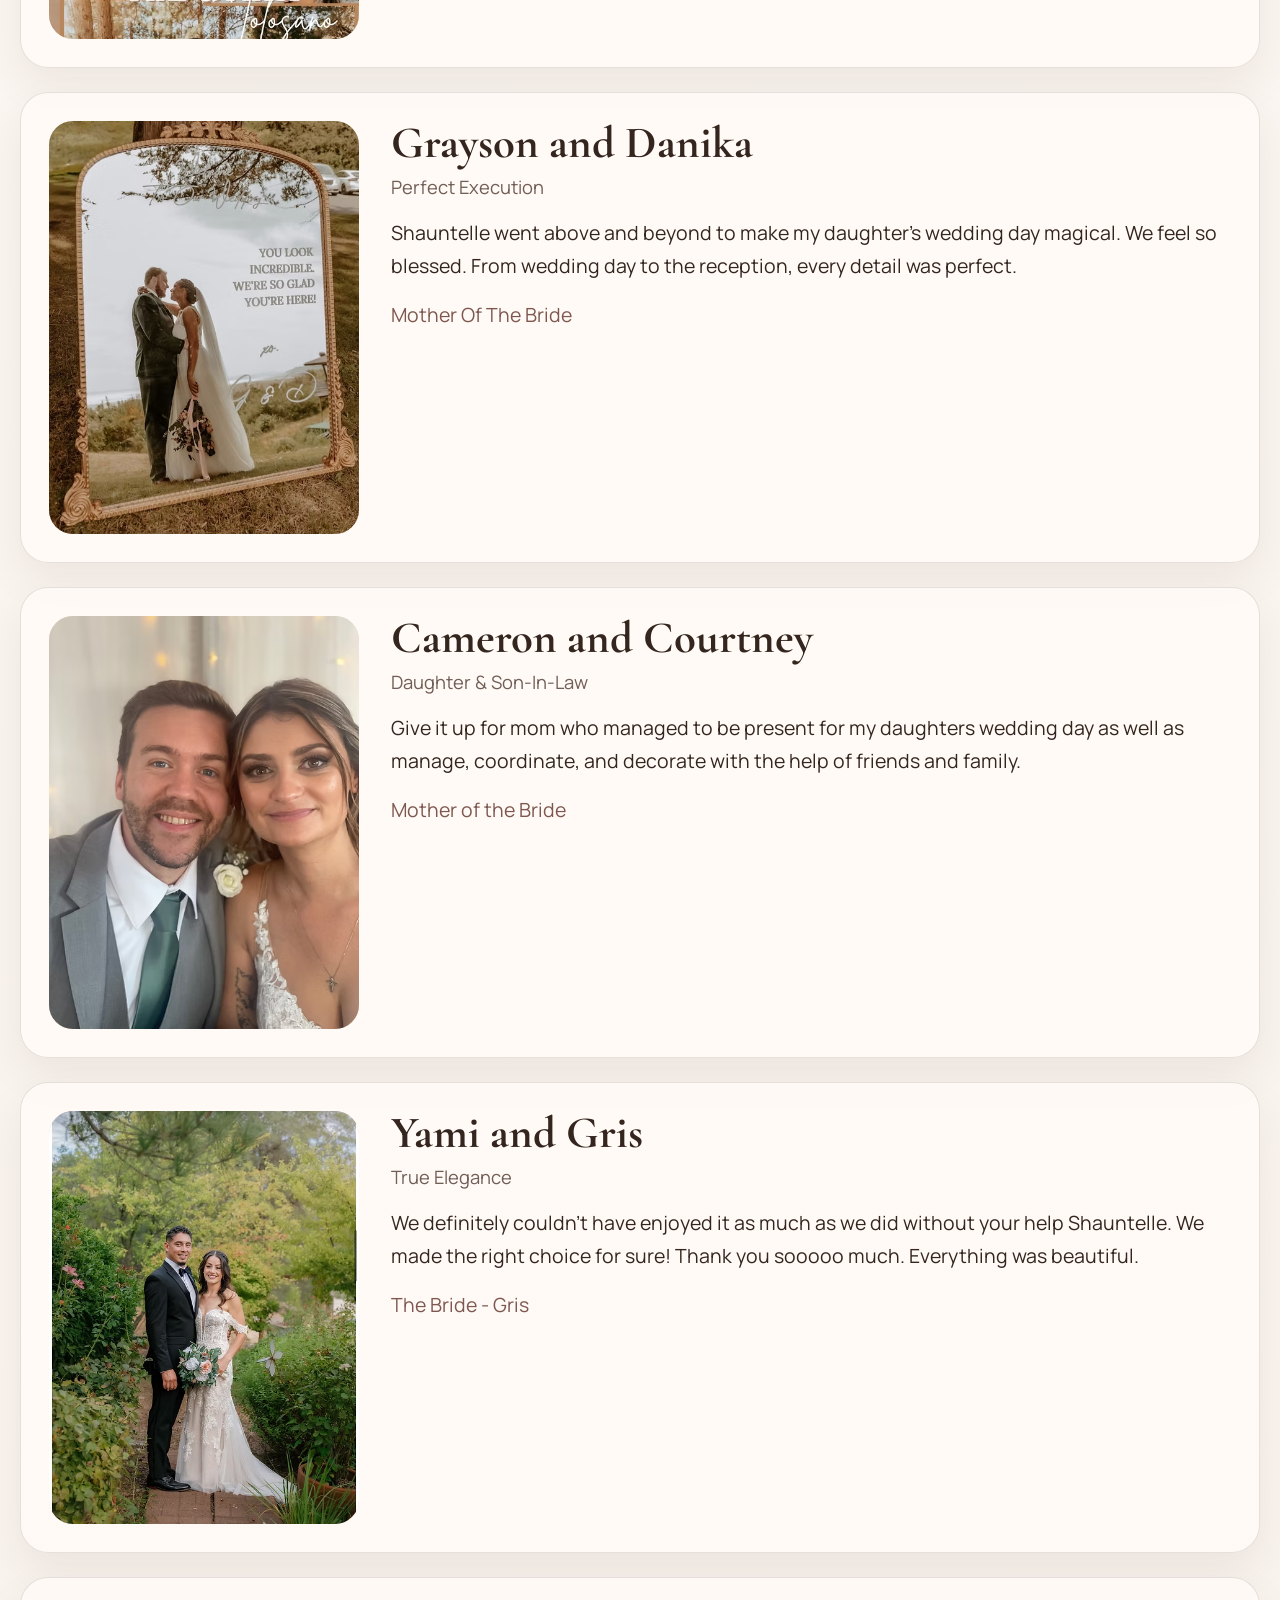
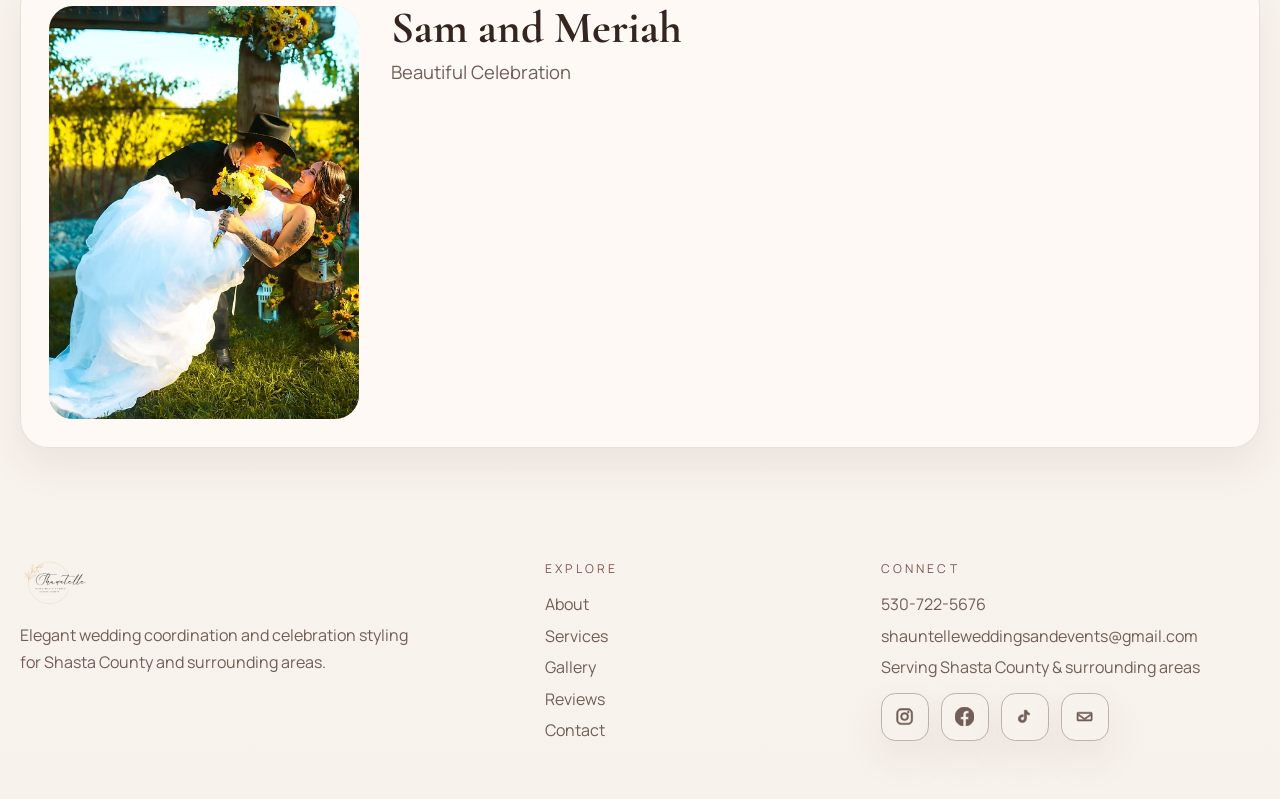
<file: reviews.html>
<!DOCTYPE html>
<html lang="en">
  <head>
    <meta charset="UTF-8" />
    <meta name="viewport" content="width=device-width, initial-scale=1.0" />
    <!-- SEO + social sharing -->
    <meta name="robots" content="index, follow" />
    <meta name="theme-color" content="#f8f2ec" />
    <link rel="canonical" href="https://shauntelleweddingsandevents.com/reviews.html" />
    <meta property="og:site_name" content="Shauntelle Weddings &amp; Events" />
    <meta property="og:title" content="Shauntelle Weddings & Events | Wedding Planning in Shasta County" />
    <meta property="og:description" content="Elegant wedding coordination, event design, florals, décor, and celebrations by Shauntelle Weddings & Events in Shasta County and surrounding areas." />
    <meta property="og:type" content="website" />
    <meta property="og:url" content="https://shauntelleweddingsandevents.com/" />
    <meta property="og:image" content="https://shauntelleweddingsandevents.com/assets/social-preview.png" />
    <meta property="og:image:alt" content="Shauntelle Weddings & Events preview image" />
    <meta property="og:image:width" content="1500" />
    <meta property="og:image:height" content="500" />
    <meta name="twitter:card" content="summary_large_image" />
    <meta name="twitter:title" content="Shauntelle Weddings & Events | Wedding Planning in Shasta County" />
    <meta name="twitter:description" content="Elegant wedding coordination, event design, florals, décor, and celebrations by Shauntelle Weddings & Events in Shasta County and surrounding areas." />
    <meta name="twitter:image" content="https://shauntelleweddingsandevents.com/assets/social-preview.png" />
    <title>Reviews | Shauntelle Weddings & Events</title>
    <meta
      name="description"
      content="Read client reviews for Shauntelle Weddings & Events."
    />
    <link rel="preconnect" href="https://fonts.googleapis.com" />
    <link rel="preconnect" href="https://fonts.gstatic.com" crossorigin />
    <link
      href="https://fonts.googleapis.com/css2?family=Cormorant+Garamond:wght@400;500;600;700&family=Manrope:wght@400;500;600;700&display=swap"
      rel="stylesheet"
    />
    <link rel="icon" type="image/svg+xml" href="/assets/favicon.svg" />
    <link rel="apple-touch-icon" href="/assets/favicon.svg" />
    <link rel="stylesheet" href="styles.css" />
  </head>
  <body data-page="reviews">
    <div class="site-shell">
      <div data-include="partials/header.html"></div>

<main>
  <section class="page-hero page-hero-light">
    <div class="container hero-wide">
      <p class="eyebrow">Reviews</p>
      <h1>Warm Feedback From Clients Who Trusted Shauntelle With Meaningful Celebrations.</h1>
      <p class="lead">
        Read what our clients have to say about their experience working with Shauntelle Weddings & Events.
      </p>
    </div>
  </section>

  <section class="section">
    <div class="container">
      <div class="review-list">
        <article class="review-card">
          <div class="review-image-wrap"><img src="assets/reviews/Dylan-Faith.avif" alt="Review photo placeholder"  loading="lazy" decoding="async" /></div>
          <div class="review-copy">
            <div class="review-head"><div><h3>Dylan and Faith</h3><p class="review-subtitle">Married Bliss</p></div></div>
            <div class="review-quote-block">
              <p>Thank you so much for all your hard work. You were amazing.</p>
              <p class="quote-author">Mother of Bride</p>
              <p>You were amazing Shauntelle. I really appreciate everything you have done. The day went so smoothly and I am so grateful.</p>
              <p class="quote-author">Bride</p>
            </div>
          </div>
        </article>

        <article class="review-card">
          <div class="review-image-wrap"><img src="assets/reviews/Evan-Sarah.jpg" alt="Review photo placeholder"  loading="lazy" decoding="async" /></div>
          <div class="review-copy">
            <div class="review-head">
              <div>
                <h3>Evan and Sarah</h3>
                <p class="review-subtitle">Simply Beautiful</p>
              </div>
            </div>
            <div class="review-quote-block">
              <p>We couldn't have asked for a better planner! From start to finish, Shauntelle Weddings exceeded our expectations and crafted a stunning event.</p>
              <p class="quote-author">Client</p>
            </div>
          </div>
        </article>
        <article class="review-card">
          <div class="review-image-wrap"><img src="assets/reviews/Grayson-Danika.avif" alt="Review photo placeholder"  loading="lazy" decoding="async" /></div>
          <div class="review-copy">
            <div class="review-head">
              <div>
                <h3>Grayson and Danika</h3>
                <p class="review-subtitle">Perfect Execution</p>
              </div>
            </div>
            <div class="review-quote-block">
              <p>Shauntelle went above and beyond to make my daughter's wedding day magical. We feel so blessed. From wedding day to the reception, every detail was perfect.</p>
              <p class="quote-author">Mother Of The Bride</p>
            </div>
          </div>
        </article>
        <article class="review-card">
          <div class="review-image-wrap"><img src="assets/reviews/Cameron-Courtney.avif" alt="Review photo placeholder"  loading="lazy" decoding="async" /></div>
          <div class="review-copy">
            <div class="review-head">
              <div>
                <h3>Cameron and Courtney</h3>
                <p class="review-subtitle">Daughter & Son-In-Law</p>
              </div>
            </div>
            <div class="review-quote-block">
              <p>Give it up for mom who managed to be present for my daughters wedding day as well as manage, coordinate, and decorate with the help of friends and family.</p>
              <p class="quote-author">Mother of the Bride</p>
            </div>
          </div>
        </article>
        <article class="review-card">
          <div class="review-image-wrap"><img src="assets/reviews/Yami-Gris.avif" alt="Review photo placeholder"  loading="lazy" decoding="async" /></div>
          <div class="review-copy">
            <div class="review-head">
              <div>
                <h3>Yami and Gris</h3>
                <p class="review-subtitle">True Elegance</p>
              </div>
            </div>
            <div class="review-quote-block">
              <p>We definitely couldn't have enjoyed it as much as we did without your help Shauntelle. We made the right choice for sure! Thank you sooooo much. Everything was beautiful.</p>
              <p class="quote-author">The Bride - Gris</p>
            </div>
          </div>
        </article>
        <article class="review-card">
          <div class="review-image-wrap"><img src="assets/reviews/Sam-Meriah.avif" alt="Review photo placeholder"  loading="lazy" decoding="async" /></div>
          <div class="review-copy">
            <div class="review-head">
              <div>
                <h3>Sam and Meriah</h3>
                <p class="review-subtitle">Beautiful Celebration</p>
              </div>
            </div>
          </div>
        </article>
      </div>
    </div>
  </section>
</main>

      <div data-include="partials/footer.html"></div>
    </div>

    <script src="script.js"></script>
  </body>
</html>
</file>
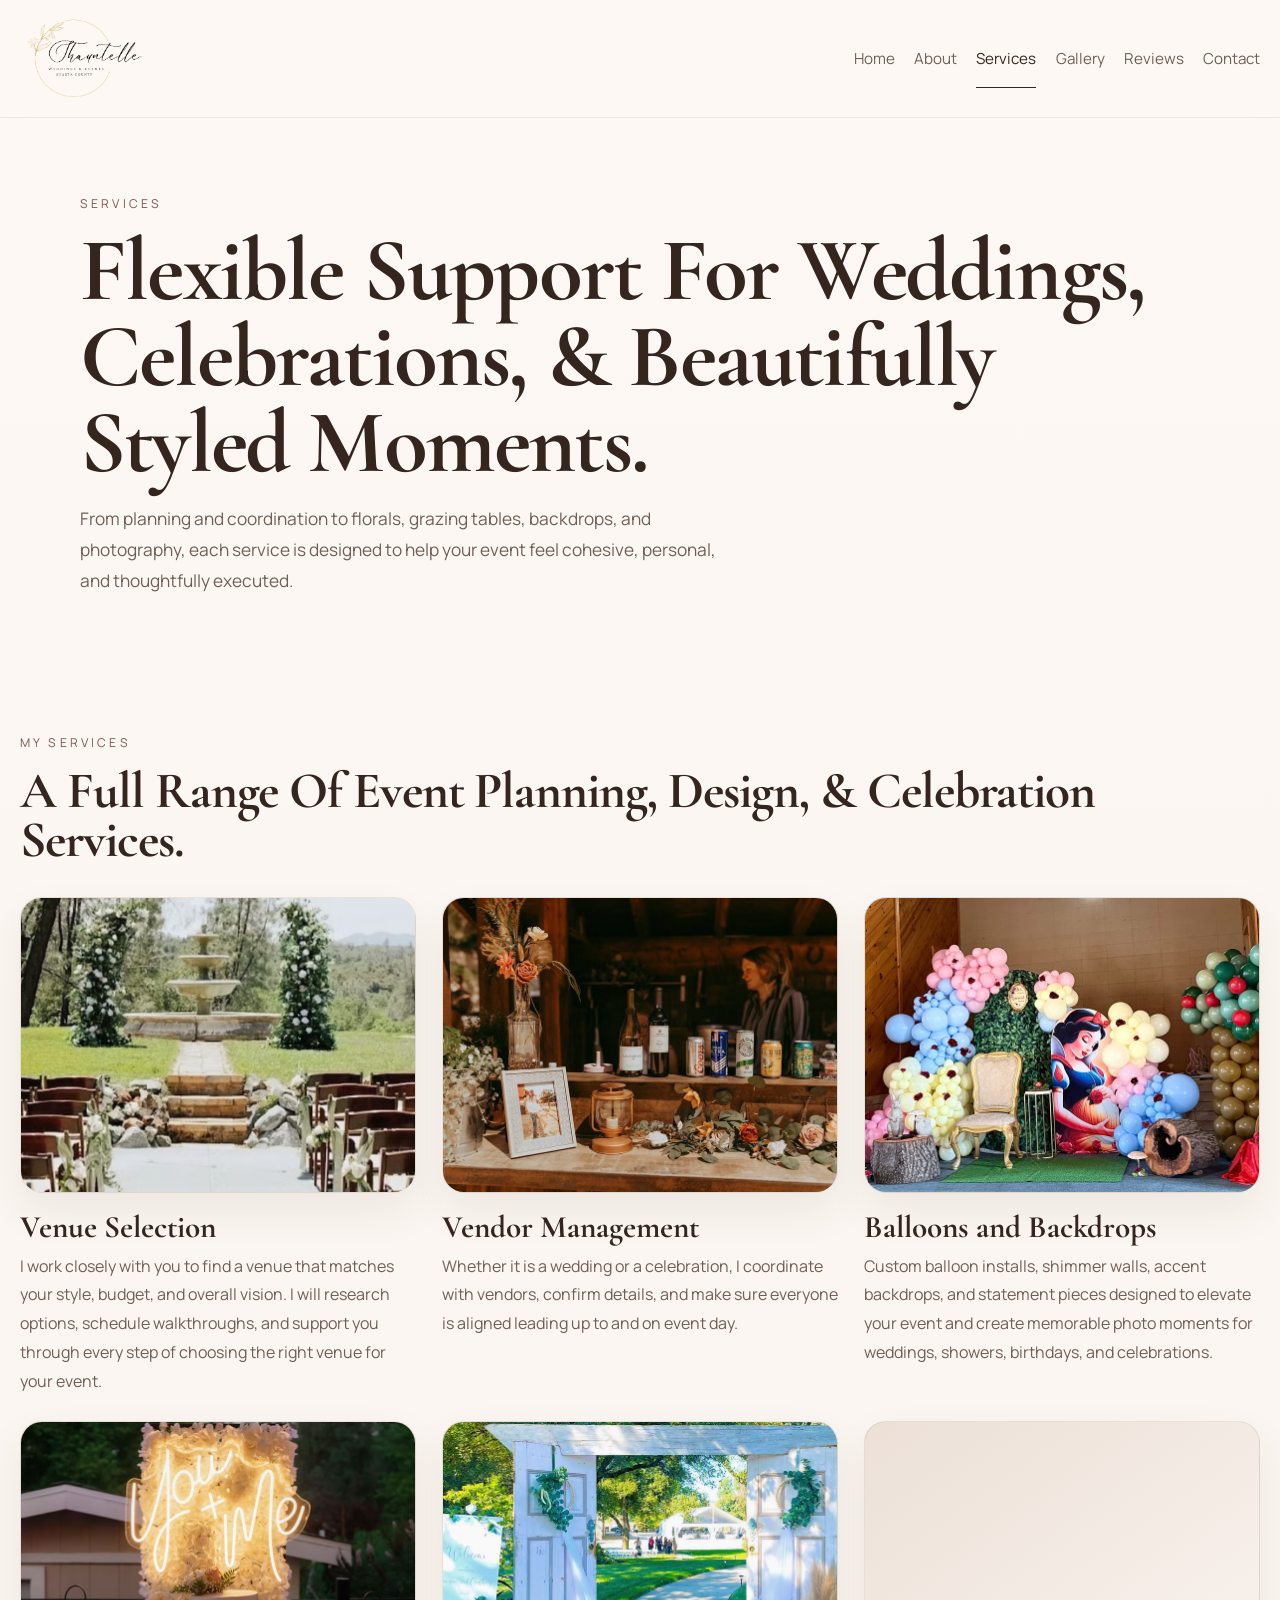
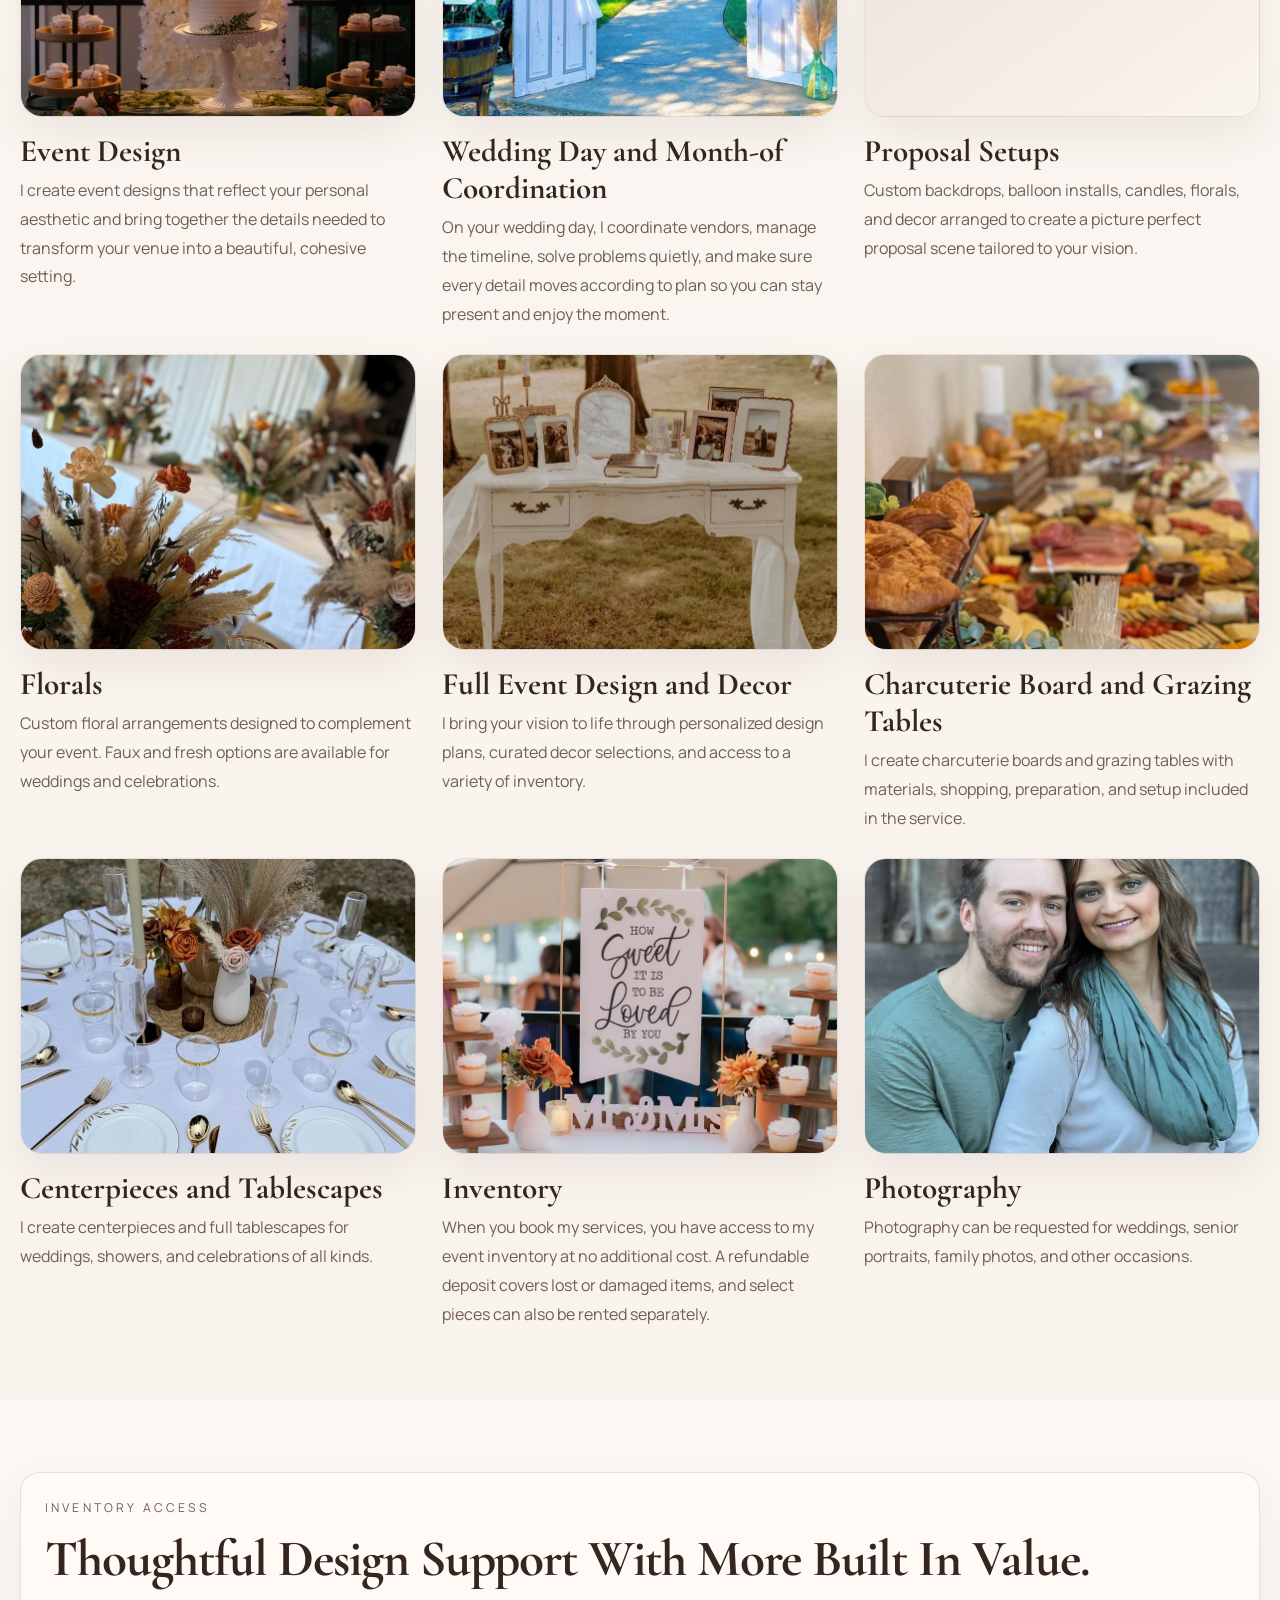
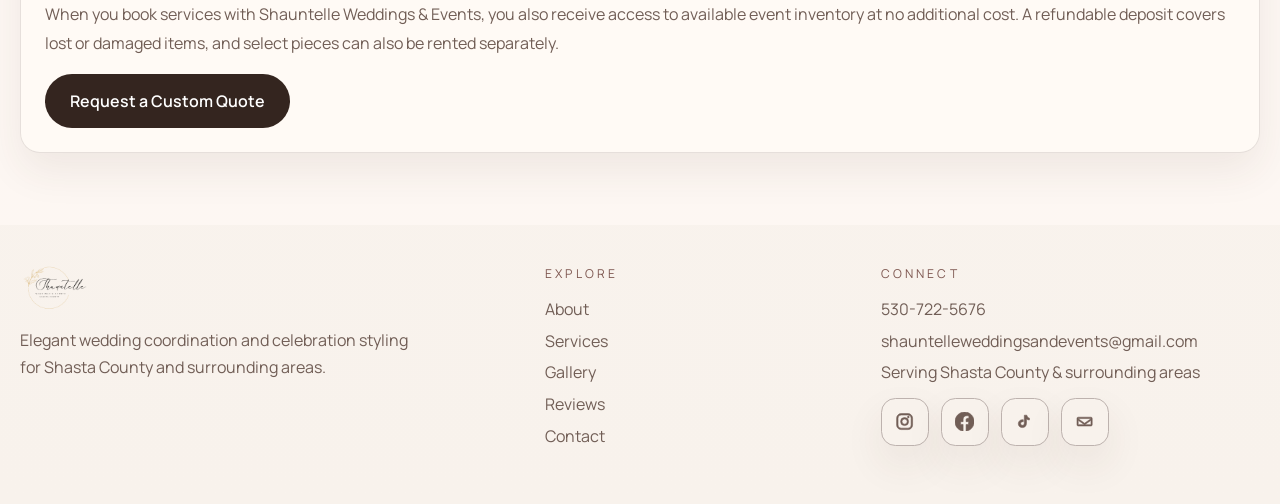
<file: services.html>
<!DOCTYPE html>
<html lang="en">
  <head>
    <meta charset="UTF-8" />
    <meta name="viewport" content="width=device-width, initial-scale=1.0" />
    <!-- SEO + social sharing -->
    <meta name="robots" content="index, follow" />
    <meta name="theme-color" content="#f8f2ec" />
    <link rel="canonical" href="https://shauntelleweddingsandevents.com/services.html" />
    <meta property="og:site_name" content="Shauntelle Weddings &amp; Events" />
    <meta property="og:title" content="Shauntelle Weddings & Events | Wedding Planning in Shasta County" />
    <meta property="og:description" content="Elegant wedding coordination, event design, florals, décor, and celebrations by Shauntelle Weddings & Events in Shasta County and surrounding areas." />
    <meta property="og:type" content="website" />
    <meta property="og:url" content="https://shauntelleweddingsandevents.com/" />
    <meta property="og:image" content="https://shauntelleweddingsandevents.com/assets/social-preview.png" />
    <meta property="og:image:alt" content="Shauntelle Weddings & Events preview image" />
    <meta property="og:image:width" content="1500" />
    <meta property="og:image:height" content="500" />
    <meta name="twitter:card" content="summary_large_image" />
    <meta name="twitter:title" content="Shauntelle Weddings & Events | Wedding Planning in Shasta County" />
    <meta name="twitter:description" content="Elegant wedding coordination, event design, florals, décor, and celebrations by Shauntelle Weddings & Events in Shasta County and surrounding areas." />
    <meta name="twitter:image" content="https://shauntelleweddingsandevents.com/assets/social-preview.png" />
    <title>Services | Shauntelle Weddings & Events</title>
    <meta
      name="description"
      content="Explore wedding coordination, event design, florals, rentals, and celebration services by Shauntelle Weddings & Events."
    />
    <link rel="preconnect" href="https://fonts.googleapis.com" />
    <link rel="preconnect" href="https://fonts.gstatic.com" crossorigin />
    <link
      href="https://fonts.googleapis.com/css2?family=Cormorant+Garamond:wght@400;500;600;700&family=Manrope:wght@400;500;600;700&display=swap"
      rel="stylesheet"
    />
    <link rel="icon" type="image/svg+xml" href="/assets/favicon.svg" />
    <link rel="apple-touch-icon" href="/assets/favicon.svg" />
    <link rel="stylesheet" href="styles.css" />
  </head>
  <body data-page="services">
    <div class="site-shell">
      <div data-include="partials/header.html"></div>

<main>
  <section class="page-hero">
    <div class="container hero-wide">
      <p class="eyebrow">Services</p>
      <h1>Flexible Support For Weddings, Celebrations, & Beautifully Styled Moments.</h1>
      <p class="lead">
        From planning and coordination to florals, grazing tables, backdrops, and photography, each service is
        designed to help your event feel cohesive, personal, and thoughtfully executed.
      </p>
    </div>
  </section>

  <section class="section">
    <div class="container">
      <div class="section-heading">
        <p class="eyebrow">My Services</p>
        <h2>A Full Range Of Event Planning, Design, & Celebration Services.</h2>
      </div>
      <div class="services-grid">
        <article class="service-card">
  <img src="assets/Venue-Selection.avif" alt="Venue Selection"  loading="lazy" decoding="async" />
  <div class="service-card-copy">
    <h3>Venue Selection</h3>
    <p>I work closely with you to find a venue that matches your style, budget, and overall vision. I will research options, schedule walkthroughs, and support you through every step of choosing the right venue for your event.</p>
  </div>
</article>
<article class="service-card">
  <img src="assets/Vendor-Management.avif" alt="Vendor Management"  loading="lazy" decoding="async" />
  <div class="service-card-copy">
    <h3>Vendor Management</h3>
    <p>Whether it is a wedding or a celebration, I coordinate with vendors, confirm details, and make sure everyone is aligned leading up to and on event day.</p>
  </div>
</article>
<article class="service-card">
  <img src="assets/Balloons-and-Backdrops.avif" alt="Balloons and Backdrops"  loading="lazy" decoding="async" />
  <div class="service-card-copy">
    <h3>Balloons and Backdrops</h3>
    <p>Custom balloon installs, shimmer walls, accent backdrops, and statement pieces designed to elevate your event and create memorable photo moments for weddings, showers, birthdays, and celebrations.</p>
  </div>
</article>
<article class="service-card">
  <img src="assets/Event-Design.avif" alt="Event Design"  loading="lazy" decoding="async" />
  <div class="service-card-copy">
    <h3>Event Design</h3>
    <p>I create event designs that reflect your personal aesthetic and bring together the details needed to transform your venue into a beautiful, cohesive setting.</p>
  </div>
</article>
<article class="service-card">
  <img src="assets/Wedding-Day.avif" alt="Wedding Day and Month-of Coordination"  loading="lazy" decoding="async" />
  <div class="service-card-copy">
    <h3>Wedding Day and Month-of Coordination</h3>
    <p>On your wedding day, I coordinate vendors, manage the timeline, solve problems quietly, and make sure every detail moves according to plan so you can stay present and enjoy the moment.</p>
  </div>
</article>
<article class="service-card">
  <img src="assets/Proposal-Setups.avif" alt="Proposal Setups"  loading="lazy" decoding="async" />
  <div class="service-card-copy">
    <h3>Proposal Setups</h3>
    <p>Custom backdrops, balloon installs, candles, florals, and decor arranged to create a picture perfect proposal scene tailored to your vision.</p>
  </div>
</article>
<article class="service-card">
  <img src="assets/Florals.avif" alt="Florals"  loading="lazy" decoding="async" />
  <div class="service-card-copy">
    <h3>Florals</h3>
    <p>Custom floral arrangements designed to complement your event. Faux and fresh options are available for weddings and celebrations.</p>
  </div>
</article>
<article class="service-card">
  <img src="assets/Full-Event.avif" alt="Full Event Design and Decor"  loading="lazy" decoding="async" />
  <div class="service-card-copy">
    <h3>Full Event Design and Decor</h3>
    <p>I bring your vision to life through personalized design plans, curated decor selections, and access to a variety of inventory.</p>
  </div>
</article>
<article class="service-card">
  <img src="assets/Charcuterie-Board-and-Grazing-Tables.avif" alt="Charcuterie Board and Grazing Tables"  loading="lazy" decoding="async" />
  <div class="service-card-copy">
    <h3>Charcuterie Board and Grazing Tables</h3>
    <p>I create charcuterie boards and grazing tables with materials, shopping, preparation, and setup included in the service.</p>
  </div>
</article>
<article class="service-card">
  <img src="assets/Centerpieces-and-Tablescapes.avif" alt="Centerpieces and Tablescapes"  loading="lazy" decoding="async" />
  <div class="service-card-copy">
    <h3>Centerpieces and Tablescapes</h3>
    <p>I create centerpieces and full tablescapes for weddings, showers, and celebrations of all kinds.</p>
  </div>
</article>
<article class="service-card">
  <img src="assets/Inventory.avif" alt="Inventory"  loading="lazy" decoding="async" />
  <div class="service-card-copy">
    <h3>Inventory</h3>
    <p>When you book my services, you have access to my event inventory at no additional cost. A refundable deposit covers lost or damaged items, and select pieces can also be rented separately.</p>
  </div>
</article>
<article class="service-card">
  <img src="assets/Photography.avif" alt="Photography"  loading="lazy" decoding="async" />
  <div class="service-card-copy">
    <h3>Photography</h3>
    <p>Photography can be requested for weddings, senior portraits, family photos, and other occasions.</p>
  </div>
</article>
      </div>
    </div>
  </section>

  <section class="section section-soft">
    <div class="container note-panel">
      <p class="eyebrow">Inventory access</p>
      <h2>Thoughtful Design Support With More Built In Value.</h2>
      <p>
        When you book services with Shauntelle Weddings & Events, you also receive access to available event
        inventory at no additional cost. A refundable deposit covers lost or damaged items, and select pieces can
        also be rented separately.
      </p>
      <a class="btn btn-primary" href="contact.html">Request a Custom Quote</a>
    </div>
  </section>
</main>

      <div data-include="partials/footer.html"></div>
    </div>

    <script src="script.js"></script>
  </body>
</html>
</file>
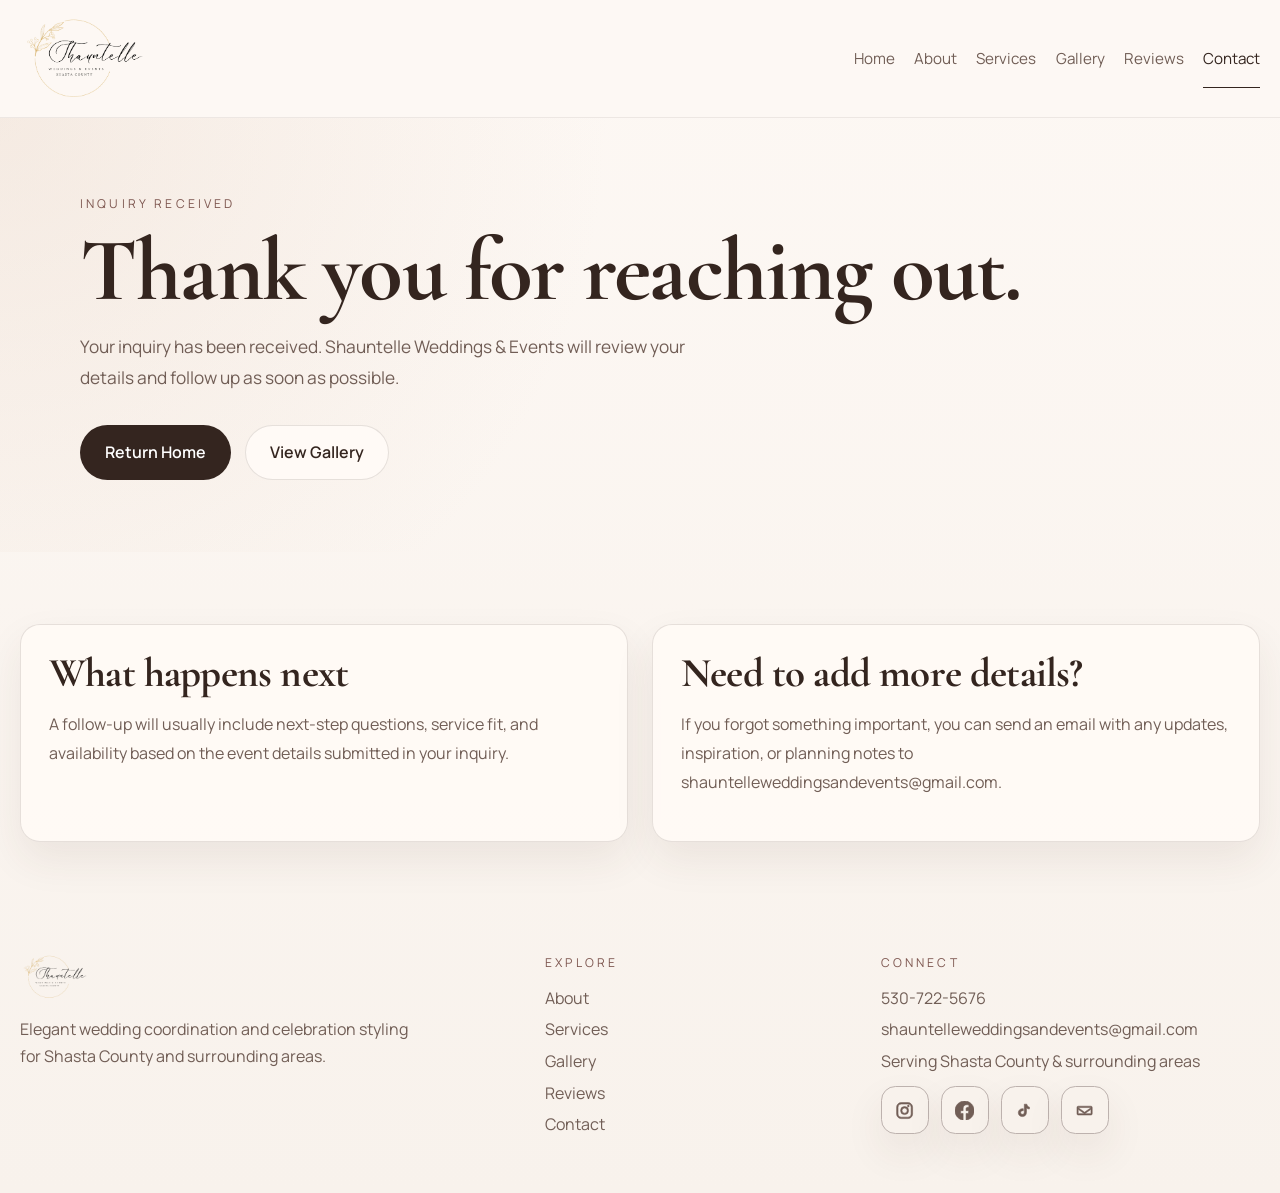
<file: thank-you.html>
<!DOCTYPE html>
<html lang="en">
  <head>
    
    <meta charset="UTF-8" />
    <meta name="viewport" content="width=device-width, initial-scale=1.0" />
    <!-- SEO + social sharing -->
    <meta name="robots" content="noindex, follow" />
    <meta name="theme-color" content="#f8f2ec" />
    <link rel="canonical" href="https://shauntelleweddingsandevents.com/thank-you.html" />
    <meta property="og:site_name" content="Shauntelle Weddings &amp; Events" />
    <meta property="og:title" content="Shauntelle Weddings & Events | Wedding Planning in Shasta County" />
    <meta property="og:description" content="Elegant wedding coordination, event design, florals, décor, and celebrations by Shauntelle Weddings & Events in Shasta County and surrounding areas." />
    <meta property="og:type" content="website" />
    <meta property="og:url" content="https://shauntelleweddingsandevents.com/" />
    <meta property="og:image" content="https://shauntelleweddingsandevents.com/assets/social-preview.png" />
    <meta property="og:image:alt" content="Shauntelle Weddings & Events preview image" />
    <meta property="og:image:width" content="1500" />
    <meta property="og:image:height" content="500" />
    <meta name="twitter:card" content="summary_large_image" />
    <meta name="twitter:title" content="Shauntelle Weddings & Events | Wedding Planning in Shasta County" />
    <meta name="twitter:description" content="Elegant wedding coordination, event design, florals, décor, and celebrations by Shauntelle Weddings & Events in Shasta County and surrounding areas." />
    <meta name="twitter:image" content="https://shauntelleweddingsandevents.com/assets/social-preview.png" />
    <title>Thank You | Shauntelle Weddings &amp; Events</title>
    <meta
      name="description"
      content="Your inquiry has been received by Shauntelle Weddings &amp; Events."
    />
    <link rel="preconnect" href="https://fonts.googleapis.com" />
    <link rel="preconnect" href="https://fonts.gstatic.com" crossorigin />
    <link
      href="https://fonts.googleapis.com/css2?family=Cormorant+Garamond:wght@400;500;600;700&family=Manrope:wght@400;500;600;700&display=swap"
      rel="stylesheet"
    />
    <link rel="icon" type="image/svg+xml" href="/assets/favicon.svg" />
    <link rel="apple-touch-icon" href="/assets/favicon.svg" />
    <link rel="stylesheet" href="styles.css" />
  </head>
  <body data-page="contact">
    <div class="site-shell">
      <div data-include="partials/header.html"></div>

      <main>
        <!--
          THANK-YOU PAGE:
          This page is used as the redirect destination after a successful
          contact form submission. It is intentionally simple and safe to edit.
        -->
        <section class="page-hero page-hero-light">
          <div class="container hero-wide">
            <p class="eyebrow">Inquiry Received</p>
            <h1>Thank you for reaching out.</h1>
            <p class="lead">
              Your inquiry has been received. Shauntelle Weddings &amp; Events
              will review your details and follow up as soon as possible.
            </p>
            <div class="button-row">
              <a class="btn btn-primary" href="index.html">Return Home</a>
              <a class="btn btn-secondary" href="gallery.html">View Gallery</a>
            </div>
          </div>
        </section>

        <section class="section">
          <div class="container two-column-story">
            <div class="story-panel">
              <h2>What happens next</h2>
              <p>
                A follow-up will usually include next-step questions, service
                fit, and availability based on the event details submitted in
                your inquiry.
              </p>
            </div>
            <div class="story-panel">
              <h2>Need to add more details?</h2>
              <p>
                If you forgot something important, you can send an email with
                any updates, inspiration, or planning notes to
                shauntelleweddingsandevents@gmail.com.
              </p>
            </div>
          </div>
        </section>
      </main>

      <div data-include="partials/footer.html"></div>
    </div>

    <script src="script.js"></script>
  </body>
</html>
</file>
<file: styles.css>
:root {
  --background: #f8f2ec;
  --paper: #fffaf6;
  --surface: #f1e2d7;
  --surface-2: #e7d3c3;
  --ink: #34251f;
  --muted: #715e56;
  --line: rgba(52, 37, 31, 0.12);
  --accent: #a3756c;
  --accent-deep: #7e5750;
  --shadow: 0 18px 40px rgba(78, 50, 40, 0.08);
  --radius-lg: 28px;
  --radius-md: 20px;
  --container: min(1280px, calc(100% - 2.5rem));

  /* Gallery controls */
  --gallery-gap: 0.7rem;
  --gallery-tile-size-desktop: 200px;
  --gallery-tile-size-tablet: 170px;
  --gallery-tile-size-mobile: 135px;
  --gallery-thumb-aspect: 4 / 5;
}

* {
  box-sizing: border-box;
}

html {
  scroll-behavior: smooth;
}

body {
  margin: 0;
  font-family: "Manrope", sans-serif;
  background: linear-gradient(180deg, #fdf8f4 0%, var(--background) 100%);
  color: var(--ink);
}

body.nav-open,
.lightbox-open {
  overflow: hidden;
}

a {
  color: inherit;
  text-decoration: none;
}

img {
  max-width: 100%;
  display: block;
}

.container {
  width: var(--container);
  margin: 0 auto;
}

.narrow {
  max-width: 960px;
}

.sr-only {
  position: absolute;
  width: 1px;
  height: 1px;
  padding: 0;
  margin: -1px;
  overflow: hidden;
  clip: rect(0, 0, 0, 0);
  white-space: nowrap;
  border: 0;
}

/* =========================================
   Header / Navigation
   ========================================= */

.site-header {
  position: sticky;
  top: 0;
  z-index: 50;
  backdrop-filter: blur(14px);
  background: rgba(253, 248, 244, 0.86);
  border-bottom: 1px solid rgba(52, 37, 31, 0.08);
}

.nav-wrap {
  display: flex;
  align-items: center;
  justify-content: space-between;
  gap: 1rem;
  padding: 1rem 0;
  position: relative;
}

.brand {
  display: inline-flex;
  align-items: center;
  gap: 0.9rem;
}

.brand-lockup {
  flex-shrink: 0;
}

.brand-logo {
  display: block;
  height: 85px;
  width: auto;
  object-fit: contain;
  transform-origin: center left;
  transition: transform 0.26s ease, opacity 0.26s ease, filter 0.26s ease;
}

.brand-lockup:hover .brand-logo,
.brand-lockup:focus-visible .brand-logo {
  transform: translateY(-1px) scale(1.015);
  opacity: 0.98;
  filter: saturate(1.03);
}

.brand-logo-footer {
  height: 46px;
}

.brand-mark {
  display: none;
}

.site-nav {
  display: flex;
  align-items: center;
  gap: 1.2rem;
}

.site-nav a {
  display: inline-flex;
  align-items: center;
  min-height: 44px;
  font-size: 0.95rem;
  color: var(--muted);
  position: relative;
}

.site-nav a.active,
.site-nav a:hover {
  color: var(--ink);
}

.site-nav a.active::after,
.site-nav a:hover::after {
  content: "";
  position: absolute;
  left: 0;
  bottom: -0.45rem;
  width: 100%;
  height: 1px;
  background: var(--ink);
}

.menu-toggle {
  display: none;
  border: 1px solid var(--line);
  background: var(--paper);
  color: var(--ink);
  border-radius: 999px;
  padding: 0.7rem 1rem;
  font: inherit;
}

/* =========================================
   Shared Typography / Buttons / Sections
   ========================================= */

.hero-section,
.page-hero {
  padding: 4.8rem 0 3rem;
}

.page-hero-light {
  background: radial-gradient(circle at top left, rgba(231, 211, 195, 0.35), transparent 45%);
}

.section {
  padding: 4.5rem 0;
}

.section-soft {
  background: rgba(255, 250, 246, 0.72);
}

.section-heading {
  margin-bottom: 2rem;
}

.section-heading.center {
  text-align: center;
  max-width: 54rem;
  margin: 0 auto 2rem;
}

.hero-grid,
.split-feature,
.contact-grid,
.two-column-intro {
  display: grid;
  gap: 2rem;
}

.hero-grid {
  grid-template-columns: 1.08fr 0.92fr;
  align-items: center;
}

.hero-wide {
  max-width: 1120px;
}

.hero-copy h1,
.page-hero h1,
.section h2,
.feature-copy h2,
.note-panel h2,
.contact-panel h2,
.social-band-copy h2 {
  font-family: "Cormorant Garamond", serif;
  line-height: 0.96;
  letter-spacing: -0.02em;
}

.hero-copy h1,
.page-hero h1 {
  font-size: clamp(3.4rem, 7vw, 5.75rem);
  margin: 0 0 1rem;
}

.section h2,
.feature-copy h2,
.note-panel h2,
.contact-panel h2 {
  font-size: clamp(2.2rem, 4vw, 3.5rem);
  margin: 0 0 1rem;
}

.lead,
.hero-copy .lead {
  font-size: 1.08rem;
  line-height: 1.8;
  color: var(--muted);
  max-width: 40rem;
}

.eyebrow,
.service-tag,
.footer-label,
.album-card-label {
  text-transform: uppercase;
  letter-spacing: 0.26em;
  font-size: 0.76rem;
  color: var(--accent-deep);
  margin: 0 0 1rem;
}

.button-row {
  display: flex;
  flex-wrap: wrap;
  gap: 0.85rem;
  margin: 2rem 0 1.5rem;
}

.section-actions {
  margin-top: 2rem;
  display: flex;
  justify-content: center;
}

.btn {
  display: inline-flex;
  align-items: center;
  justify-content: center;
  min-height: 3.2rem;
  padding: 0.95rem 1.5rem;
  border-radius: 999px;
  border: 1px solid transparent;
  font-weight: 600;
  transition: transform 0.2s ease, opacity 0.2s ease, background 0.2s ease;
}

.btn:hover {
  transform: translateY(-1px);
}

.btn-primary {
  background: var(--ink);
  color: #fff;
}

.btn-secondary {
  border-color: var(--line);
  background: var(--paper);
}

.text-link {
  display: inline-block;
  margin-top: 1rem;
  font-weight: 600;
  color: var(--accent-deep);
}

.hero-notes {
  list-style: none;
  padding: 0;
  margin: 0;
  display: grid;
  gap: 0.65rem;
  color: var(--muted);
}

.hero-notes li::before {
  content: "•";
  margin-right: 0.6rem;
  color: var(--accent);
}

/* =========================================
   Hero / Images / Photo Frames
   ========================================= */

.hero-visual,
.feature-image,
.gallery-tile,
.photo-card {
  border-radius: var(--radius-lg);
}

.photo-stack {
  position: relative;
  min-height: 38rem;
}

.photo-card {
  position: absolute;
  box-shadow: var(--shadow);
}

.photo-card.tall {
  inset: 0 2rem 4rem 0;
  background:
    linear-gradient(180deg, rgba(255,255,255,0.18), rgba(52,37,31,0.08)),
    linear-gradient(135deg, #e8d7ca 0%, #f7efe8 55%, #d8b49d 100%);
}

.photo-card.accent-card {
  right: 0;
  bottom: 0;
  width: min(18rem, 60%);
  padding: 1.5rem;
  background: rgba(255, 250, 246, 0.95);
  border: 1px solid rgba(52, 37, 31, 0.08);
}

.photo-card.accent-card p {
  margin: 0;
  font-family: "Cormorant Garamond", serif;
  font-size: 1.7rem;
  line-height: 1.1;
}

.main-photo-card,
.real-photo-frame {
  overflow: hidden;
  border: 1px solid rgba(52, 37, 31, 0.08);
  background: #ead8cc;
  box-shadow: var(--shadow);
}

.main-photo-card img,
.real-photo-frame img,
.review-image-wrap img {
  width: 100%;
  height: 100%;
  object-fit: cover;
}

.real-photo-frame {
  min-height: 34rem;
}

.portrait-photo-frame {
  min-height: 38rem;
}

.feature-image.grid-art {
  min-height: 30rem;
  background:
    linear-gradient(180deg, rgba(255,255,255,0.12), rgba(255,255,255,0.02)),
    linear-gradient(145deg, #d9c0ad, #f6ede6 60%, #ead8cc);
}

.feature-image.portrait-art {
  min-height: 34rem;
  background:
    linear-gradient(180deg, rgba(255,255,255,0.06), rgba(52,37,31,0.08)),
    linear-gradient(145deg, #e9d7c8, #fbf5ef 50%, #d8b29d);
}

.split-feature .real-photo-frame,
.split-feature .feature-image.real-photo-frame {
  position: relative;
  min-height: 0;
  height: clamp(31rem, 42vw, 41rem);
  align-self: stretch;
  overflow: hidden;
}

.split-feature .real-photo-frame img,
.split-feature .feature-image.real-photo-frame img {
  position: absolute;
  inset: 0;
  width: 100%;
  height: 100%;
  object-fit: cover;
}

/* =========================================
   Cards / Story / Services / Albums
   ========================================= */

.two-column-intro {
  grid-template-columns: 1fr 1fr;
  align-items: end;
}

.two-column-story {
  display: grid;
  grid-template-columns: repeat(2, minmax(0, 1fr));
  gap: 1.5rem;
}

.card-grid {
  display: grid;
  gap: 1.25rem;
}

.three-up {
  grid-template-columns: repeat(3, minmax(0, 1fr));
}

.info-card,
.testimonial-card,
.note-panel,
.contact-panel,
.contact-form,
.service-row,
.story-panel,
.review-card,
.album-card {
  background: rgba(255, 250, 246, 0.92);
  border: 1px solid var(--line);
  border-radius: var(--radius-md);
  box-shadow: var(--shadow);
}

.info-card,
.testimonial-card,
.note-panel,
.contact-panel,
.contact-form,
.service-row {
  padding: 1.5rem;
}

.story-panel {
  padding: 1.75rem;
}

.info-card h3,
.story-panel h2,
.service-card h3,
.album-card-body h3,
.review-head h3 {
  font-family: "Cormorant Garamond", serif;
}

.info-card h3 {
  font-size: 2rem;
  margin: 0 0 0.75rem;
}

.story-panel h2 {
  font-size: clamp(2rem, 3.2vw, 2.9rem);
  margin: 0 0 1rem;
  line-height: 1.02;
}

.info-card p,
.service-row p,
.note-panel p,
.contact-panel p,
.contact-form label,
.feature-copy p,
.two-column-intro p,
.story-panel p,
.service-card p,
.album-card-body p:last-child {
  color: var(--muted);
  line-height: 1.8;
}

.stacked-service-list {
  display: grid;
  gap: 1rem;
}

.service-row {
  display: grid;
  grid-template-columns: 0.95fr 1.05fr;
  gap: 1.5rem;
  align-items: start;
}

.service-row h2 {
  margin-bottom: 0;
}

.services-grid {
  display: grid;
  grid-template-columns: repeat(3, minmax(0, 1fr));
  gap: 1.6rem;
  align-items: stretch;
}

.service-card {
  display: flex;
  flex-direction: column;
  gap: 1rem;
  height: 100%;
}

.service-card img {
  width: 100%;
  aspect-ratio: 1.34 / 1;
  object-fit: cover;
  border-radius: 22px;
  border: 1px solid rgba(52, 37, 31, 0.08);
  box-shadow: var(--shadow);
  background: linear-gradient(145deg, #ece0d7, #faf4ef);
}

.service-preview-grid .service-card img {
  aspect-ratio: 1.38 / 1;
}

.service-card-copy {
  display: flex;
  flex-direction: column;
  justify-content: flex-start;
  gap: 0.35rem;
  min-width: 0;
}

.service-card-copy h3 {
  font-size: 1.95rem;
  margin: 0;
  line-height: 1.2;
}

.service-card-copy p {
  margin: 0;
  margin-top: auto;
}

.photo-placeholder-tile {
  background:
    linear-gradient(180deg, rgba(32, 22, 18, 0.08), rgba(32, 22, 18, 0.24)),
    linear-gradient(145deg, #b68d80, #ead9ce 70%, #cfac9b);
}

.album-grid {
  display: grid;
  grid-template-columns: repeat(3, minmax(0, 1fr));
  gap: 1.25rem;
}

.album-card {
  overflow: hidden;
}

.album-card-link {
  display: grid;
  grid-template-rows: auto 1fr;
  height: 100%;
}

.album-card-media {
  aspect-ratio: 4 / 3;
  background: #e6dfd7;
}

.album-card-media img {
  width: 100%;
  height: 100%;
  object-fit: cover;
}

.album-card-body {
  padding: 1.25rem 1.35rem 1.4rem;
}

.album-card-body h3 {
  margin: 0.45rem 0 0.55rem;
  font-size: 2rem;
  line-height: 1.02;
}

/* =========================================
   Testimonials / Reviews
   ========================================= */

.testimonial-grid {
  display: grid;
  grid-template-columns: repeat(3, minmax(0, 1fr));
  gap: 1rem;
}

.testimonial-card p {
  margin: 0 0 1rem;
  font-family: "Cormorant Garamond", serif;
  font-size: 1.7rem;
  line-height: 1.2;
}

.testimonial-card footer {
  color: var(--accent-deep);
}

.review-list {
  display: grid;
  gap: 1.5rem;
}

.review-list-preview {
  grid-template-columns: 1fr;
}

.review-card {
  display: grid;
  grid-template-columns: minmax(220px, 310px) minmax(0, 1fr);
  gap: 2rem;
  align-items: start;
  padding: 1.75rem;
  border-radius: var(--radius-lg);
}

.review-image-wrap {
  min-height: 25rem;
  border-radius: 24px;
  overflow: hidden;
  background: #ead8cc;
}

.review-copy {
  display: grid;
  gap: 1rem;
}

.review-head h3 {
  margin: 0;
  font-size: clamp(2.1rem, 3.5vw, 3rem);
  line-height: 1;
}

.review-subtitle {
  margin: 0.5rem 0 0;
  color: var(--muted);
  font-size: 1.15rem;
}

.review-quote-block p {
  margin: 0 0 1rem;
  color: var(--ink);
  font-size: clamp(1rem, 1.55vw, 1.22rem);
  line-height: 1.7;
}

.review-quote-block .quote-author {
  color: var(--accent-deep);
}

/* =========================================
   Contact / CTA / Footer / Social
   ========================================= */

.contact-grid {
  grid-template-columns: 0.95fr 1.05fr;
  align-items: start;
}

.contact-details {
  display: grid;
  gap: 0.75rem;
  margin-top: 1.5rem;
}

.contact-form {
  display: grid;
  gap: 1rem;
}

.contact-form label {
  display: grid;
  gap: 0.5rem;
  font-size: 0.95rem;
}

.contact-form input,
.contact-form select,
.contact-form textarea {
  width: 100%;
  border-radius: 16px;
  border: 1px solid rgba(52, 37, 31, 0.14);
  background: #fff;
  padding: 0.95rem 1rem;
  font: inherit;
  color: var(--ink);
}

.long-form p + p {
  margin-top: 1rem;
}

.cta-band {
  padding-bottom: 5.5rem;
}

.cta-wrap {
  display: flex;
  align-items: center;
  justify-content: space-between;
  gap: 1.5rem;
  padding: 2rem;
  border-radius: var(--radius-lg);
  background: linear-gradient(145deg, #efe0d4, #fff8f2);
  border: 1px solid rgba(126, 87, 80, 0.12);
}

.site-footer a,
.site-footer span {
  display: block;
  color: var(--muted);
  margin-bottom: 0.6rem;
}

.footer-grid {
  display: grid;
  grid-template-columns: 1.3fr 0.8fr 1fr;
  gap: 2rem;
  padding: 2.5rem 0 3rem;
}

.footer-copy {
  color: var(--muted);
  max-width: 25rem;
  line-height: 1.7;
}

.footer-brand {
  gap: 0;
}

.footer-brand .brand-mark {
  display: none;
}

.social-links {
  display: flex;
  flex-wrap: wrap;
  gap: 0.75rem;
  margin-top: 0.9rem;
}

.social-links a {
  display: inline-flex;
  align-items: center;
  justify-content: center;
}

.social-icon-button {
  width: 3rem;
  height: 3rem;
  border-radius: 0.9rem;
  background: #f8f2ec;
  color: #715e56;
  border: 1px solid #bdb2ae;
  box-shadow: var(--shadow);
  transition: transform 0.2s ease, opacity 0.2s ease, background 0.2s ease;
}

.social-icon-button:hover {
  transform: translateY(-1px);
  background: #f0e1d6;
}

.social-icon-button svg {
  width: 1.2rem;
  height: 1.2rem;
  fill: currentColor;
  stroke: currentColor;
  stroke-width: 0.7;
}

/* Social band */
.social-band-section {
  padding: 0 0 2.5rem;
}

.social-band {
  display: grid;
  grid-template-columns: 1.2fr auto;
  gap: 1.5rem;
  align-items: center;
  padding: 1.4rem 1.5rem;
  border-radius: var(--radius-lg);
  background: linear-gradient(145deg, #efe0d4, #fff8f2);
  border: 1px solid rgba(126, 87, 80, 0.12);
  box-shadow: var(--shadow);
}

.social-band-copy h2 {
  margin: 0;
  font-size: clamp(2rem, 3vw, 2.8rem);
  line-height: 1.02;
}

.social-band .eyebrow {
  margin-bottom: 0.7rem;
}

.social-links-band-wrap .social-links {
  justify-content: flex-end;
}

/* =========================================
   Masonry Placeholder Gallery Tiles
   ========================================= */

.masonry-grid {
  display: grid;
  grid-template-columns: repeat(4, minmax(0, 1fr));
  gap: 1rem;
}

.gallery-tile {
  min-height: 16rem;
  display: flex;
  align-items: end;
  padding: 1.1rem;
  color: #fff;
  font-family: "Cormorant Garamond", serif;
  font-size: 1.7rem;
  box-shadow: var(--shadow);
  background-size: cover;
  background-position: center;
}

.tile-one,
.tile-four,
.tile-seven {
  min-height: 22rem;
}

.tile-two,
.tile-five {
  min-height: 18rem;
}

.tile-one { background: linear-gradient(145deg, #7f5b55, #c49b8a); }
.tile-two { background: linear-gradient(145deg, #8c6b62, #dbc3b2); }
.tile-three { background: linear-gradient(145deg, #a3796f, #d7b3a4); }
.tile-four { background: linear-gradient(145deg, #6f4d48, #c5907d); }
.tile-five { background: linear-gradient(145deg, #8b675f, #e1cbb9); }
.tile-six { background: linear-gradient(145deg, #7d5b56, #b98e81); }
.tile-seven { background: linear-gradient(145deg, #6c4b45, #c69789); }
.tile-eight { background: linear-gradient(145deg, #9f7568, #dfc2b1); }

/* =========================================
   Gallery Rail / Lightbox
   ========================================= */

.gallery-page-section {
  padding-top: 1rem;
}

.gallery-rail-shell {
  width: min(100%, calc(100vw - 1rem));
  margin: 0 auto;
  display: grid;
  grid-template-columns: auto minmax(0, 1fr) auto;
  gap: 0.8rem;
  align-items: center;
}

.gallery-rail-window {
  overflow: hidden;
}

.gallery-rail-grid {
  display: grid;
  grid-auto-flow: column;
  grid-template-rows: repeat(2, minmax(var(--gallery-tile-size-desktop), 1fr));
  grid-auto-columns: minmax(var(--gallery-tile-size-desktop), 1fr);
  gap: var(--gallery-gap);
  transition: transform 0.55s cubic-bezier(0.22, 1, 0.36, 1);
  will-change: transform;
}

.gallery-thumb {
  position: relative;
  padding: 0;
  border: 0;
  background: rgba(255, 250, 246, 0.7);
  border-radius: 0;
  overflow: hidden;
  cursor: pointer;
  box-shadow: none;
  transition: opacity 0.2s ease, transform 0.2s ease;
}

.gallery-thumb::after {
  content: "";
  position: absolute;
  inset: 0;
  background:
    linear-gradient(180deg, rgba(255, 250, 246, 0.02), rgba(52, 37, 31, 0.16)),
    radial-gradient(circle at top, rgba(255, 255, 255, 0.16), transparent 48%);
  opacity: 0;
  transition: opacity 0.28s ease;
  pointer-events: none;
}

.gallery-thumb:hover {
  opacity: 0.92;
}

.gallery-thumb img {
  width: 100%;
  height: auto;
  min-height: 0;
  aspect-ratio: var(--gallery-thumb-aspect);
  object-fit: cover;
  display: block;
  transform: scale(1);
  transition: transform 0.45s ease, filter 0.3s ease;
}

.gallery-thumb:hover::after,
.gallery-thumb:focus-visible::after {
  opacity: 1;
}

.gallery-thumb:hover img,
.gallery-thumb:focus-visible img {
  transform: scale(1.04);
  filter: saturate(1.02);
}

.gallery-thumb.is-active img {
  outline: 2px solid var(--accent-deep);
  outline-offset: -2px;
}

.gallery-rail-button,
.carousel-button.gallery-rail-button {
  position: relative;
  z-index: 2;
  width: 3.25rem;
  height: 3.25rem;
  border-radius: 999px;
  display: inline-flex;
  align-items: center;
  justify-content: center;
}

.gallery-thumb:focus-visible,
.gallery-rail-button:focus-visible,
.menu-toggle:focus-visible,
.site-nav a:focus-visible,
.btn:focus-visible {
  outline: 2px solid var(--accent-deep);
  outline-offset: 3px;
}

.lightbox {
  position: fixed;
  inset: 0;
  z-index: 120;
  background: rgba(24, 18, 15, 0.92);
  display: grid;
  grid-template-columns: auto minmax(0, 1fr) auto;
  align-items: center;
  gap: 1rem;
  padding: 1.5rem;
}

.lightbox[hidden] {
  display: none;
}

.lightbox-image-wrap {
  display: flex;
  align-items: center;
  justify-content: center;
  min-width: 0;
}

.lightbox-image-wrap img {
  max-width: 100%;
  max-height: calc(100vh - 3rem);
  object-fit: contain;
}

.lightbox-close,
.lightbox-nav {
  width: 3.25rem;
  height: 3.25rem;
  border: 1px solid rgba(255,255,255,0.18);
  border-radius: 999px;
  background: rgba(255,255,255,0.08);
  color: #fff;
  font-size: 1.25rem;
  cursor: pointer;
}

.lightbox-close {
  position: absolute;
  top: 1rem;
  right: 1rem;
}

/* =========================================
   Responsive
   ========================================= */

@media (max-width: 920px) {
  .hero-grid,
  .split-feature,
  .contact-grid,
  .two-column-intro,
  .two-column-story,
  .service-row,
  .footer-grid,
  .testimonial-grid,
  .three-up,
  .masonry-grid,
  .review-card,
  .services-grid,
  .album-grid {
    grid-template-columns: 1fr;
  }

  .site-nav {
    position: absolute;
    top: calc(100% + 0.5rem);
    right: 0;
    left: 0;
    display: none;
    flex-direction: column;
    align-items: stretch;
    gap: 0.2rem;
    padding: 0.9rem;
    background: rgba(255, 250, 246, 0.98);
    border: 1px solid var(--line);
    border-radius: 20px;
    box-shadow: var(--shadow);
  }

  .site-nav.open {
    display: flex;
  }

  .site-nav a {
    padding: 0.75rem 0.9rem;
    border-radius: 14px;
  }

  .site-nav a.active::after,
  .site-nav a:hover::after {
    display: none;
  }

  .site-nav a.active,
  .site-nav a:hover {
    background: rgba(231, 211, 195, 0.45);
  }

  .menu-toggle {
    display: inline-flex;
    align-items: center;
    justify-content: center;
  }

  .photo-stack {
    min-height: 28rem;
  }

  .photo-card.tall {
    inset: 0 0.75rem 4rem 0;
  }

  .photo-card.accent-card {
    width: 78%;
  }

  .real-photo-frame,
  .portrait-photo-frame,
  .split-feature .real-photo-frame,
  .split-feature .feature-image.real-photo-frame {
    min-height: 24rem;
    height: auto;
  }

  .cta-wrap {
    align-items: flex-start;
    flex-direction: column;
  }

  .social-band {
    grid-template-columns: 1fr;
  }

  .social-links-band-wrap .social-links {
    justify-content: flex-start;
  }

  .review-image-wrap {
    min-height: 18rem;
  }

  .gallery-rail-shell {
    grid-template-columns: 1fr;
    gap: 0;
  }

  .gallery-rail-button,
  .carousel-button.gallery-rail-button,
  [data-gallery-rail-prev],
  [data-gallery-rail-next] {
    display: none !important;
  }

  .gallery-rail-window {
    overflow-x: auto !important;
    overflow-y: hidden !important;
    -webkit-overflow-scrolling: touch;
    scrollbar-width: none;
    padding-bottom: 0.2rem;
  }

  .gallery-rail-window::-webkit-scrollbar {
    display: none;
  }

  /* Pro tip version, increased ~25% for mobile only */
  .gallery-rail-grid {
    width: auto !important;
    transform: none !important;
    transition: none !important;
    grid-template-rows: repeat(2, minmax(40vw, 1fr));
    grid-auto-columns: minmax(40vw, 1fr);
  }
}

@media (max-width: 640px) {
  .container {
    width: min(100% - 1rem, 1280px);
  }

  .hero-section,
  .page-hero,
  .section {
    padding: 3.5rem 0;
  }

  .brand strong {
    font-size: 1.7rem;
  }

  .brand-mark {
    width: 2.55rem;
    height: 2.55rem;
  }

  .hero-copy h1,
  .page-hero h1 {
    font-size: clamp(2.7rem, 11vw, 4rem);
    line-height: 0.98;
  }

  .section h2,
  .feature-copy h2,
  .note-panel h2,
  .contact-panel h2 {
    font-size: clamp(1.95rem, 8vw, 2.8rem);
  }

  .button-row,
  .section-actions {
    width: 100%;
  }

  .button-row .btn,
  .section-actions .btn {
    width: 100%;
  }

  .review-card,
  .contact-form,
  .contact-panel,
  .note-panel,
  .story-panel {
    padding: 1.15rem;
  }

  .social-band {
    padding: 1.2rem 1rem;
  }

  .social-icon-button {
    width: 2.8rem;
    height: 2.8rem;
  }

  .gallery-rail-grid {
    grid-template-rows: repeat(2, minmax(42vw, 1fr));
    grid-auto-columns: minmax(42vw, 1fr);
  }

  .lightbox {
    grid-template-columns: 1fr;
    padding: 1rem;
  }

  .lightbox-nav {
    position: absolute;
    bottom: 1rem;
  }

  .lightbox-nav.prev { left: 1rem; }
  .lightbox-nav.next { right: 1rem; }
}



/* =========================================
   Feature Story Card
   ========================================= */

.feature-story-card {
  display: grid;
  grid-template-columns: minmax(0, 0.75fr) minmax(0, 1.25fr);
  gap: 2rem;
  align-items: center;
  padding: 2rem;
  border-radius: var(--radius-lg);
  background: rgba(255, 250, 246, 0.92);
  border: 1px solid var(--line);
  box-shadow: var(--shadow);
}

.feature-story-media {
  position: relative;
}

.feature-story-frame {
  position: relative;
  height: 70vh;          /* 👈 main fix */
  max-height: 520px;     /* prevents it from getting huge on large screens */
  min-height: 320px;     /* keeps it usable on small screens */  aspect-ratio: 4 / 5;
  border-radius: var(--radius-lg);
  overflow: hidden;
  background: linear-gradient(145deg, #e8d7ca, #f7efe8 55%, #d8b49d);
  border: 1px solid rgba(52, 37, 31, 0.08);
  box-shadow: var(--shadow);
}

.feature-story-frame img {
  width: 100%;
  height: 100%;
  object-fit: cover;
}

.feature-story-copy {
  min-width: 0;
}

.feature-story-copy h2 {
  font-size: clamp(2.8rem, 5vw, 4.7rem);
  margin: 0 0 1rem;
  line-height: 0.97;
}

.feature-story-copy p {
  color: var(--muted);
  line-height: 1.8;
}

@media (max-width: 920px) {
  .feature-story-card {
    grid-template-columns: 1fr;
    padding: 1.25rem;
  }

  .feature-story-frame {
    min-height: 24rem;
    aspect-ratio: 4 / 5;
  }

  .feature-story-copy h2 {
    font-size: clamp(2.25rem, 8vw, 3.5rem);
  }
}

@media (max-width: 640px) {
  .feature-story-card {
    gap: 1.25rem;
    padding: 1rem;
  }

  .feature-story-frame {
    height: 55vh;
  }
}

/* Mobile hero ordering: image first, copy second */
@media (max-width: 920px) {
  .hero-grid > .hero-visual {
    order: -1;
  }

  .hero-grid > .hero-copy {
    order: 1;
  }
}
</file>
